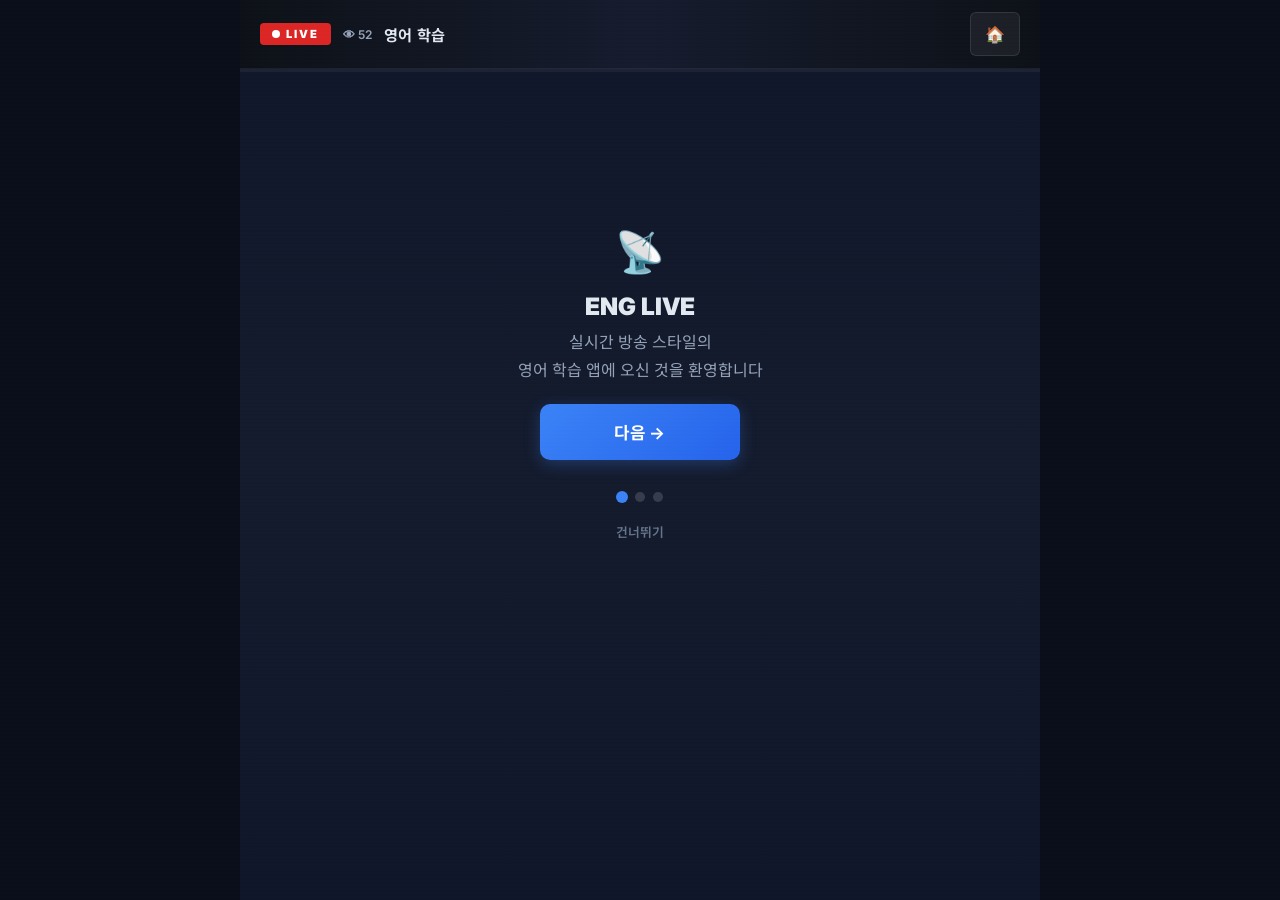
<file: index.html>
<!DOCTYPE html>
<html lang="ko">
<head>
<meta charset="UTF-8">
<meta name="viewport" content="width=device-width, initial-scale=1.0">
<title>ENG LIVE - 영어 학습</title>
<link rel="icon" href="icons/icon.svg" type="image/svg+xml">
<link rel="apple-touch-icon" href="icons/icon-192.png">
<link rel="manifest" href="manifest.json">
<meta name="theme-color" content="#0a0e1a">
<meta name="apple-mobile-web-app-capable" content="yes">
<meta name="apple-mobile-web-app-status-bar-style" content="black-translucent">
<meta name="apple-mobile-web-app-title" content="ENG LIVE">
<meta name="description" content="고등학교 영어 단어, 독해, 번역 학습 앱">
<link rel="stylesheet" href="css/style.css">
<!-- Google AdSense -->
<script async src="https://pagead2.googlesyndication.com/pagead/js/adsbygoogle.js?client=ca-pub-6730377739026332" crossorigin="anonymous"></script>
</head>
<body>

<div class="app-container">
  <!-- Skip Navigation (접근성) -->
  <a href="#main-content" class="skip-nav">본문으로 건너뛰기</a>

  <!-- Top Navigation - Broadcast Bar -->
  <nav class="top-nav" aria-label="메인 네비게이션">
    <button class="nav-back" id="nav-back" onclick="history.back()" style="display:none;" aria-label="뒤로 가기">←</button>
    <span class="live-badge" aria-hidden="true">LIVE</span>
    <span class="nav-title" id="nav-title">ENG LIVE</span>
    <button class="nav-home" onclick="navigate('#home')" aria-label="홈으로 이동">🏠</button>
  </nav>

  <!-- Progress Bar -->
  <div class="progress-bar" role="progressbar" aria-valuenow="0" aria-valuemin="0" aria-valuemax="100" aria-label="학습 진행률">
    <div class="progress-fill" id="progress-fill"></div>
  </div>

  <!-- Main Content -->
  <main class="main-content" id="main-content" aria-live="polite">
    <!-- Rendered by JS -->
  </main>
</div>

<script src="js/progress.js"></script>
<script src="js/app.js"></script>
<script src="js/livechat.js"></script>
<script src="js/vocab.js"></script>
<script src="js/reading.js"></script>
<script src="js/translation.js"></script>
<script>
// Service Worker 등록
if ('serviceWorker' in navigator) {
  window.addEventListener('load', () => {
    navigator.serviceWorker.register('/eng-quiz/sw.js')
      .then(reg => console.log('SW 등록 완료:', reg.scope))
      .catch(err => console.warn('SW 등록 실패:', err));
  });
}
</script>

</body>
</html>
</file>
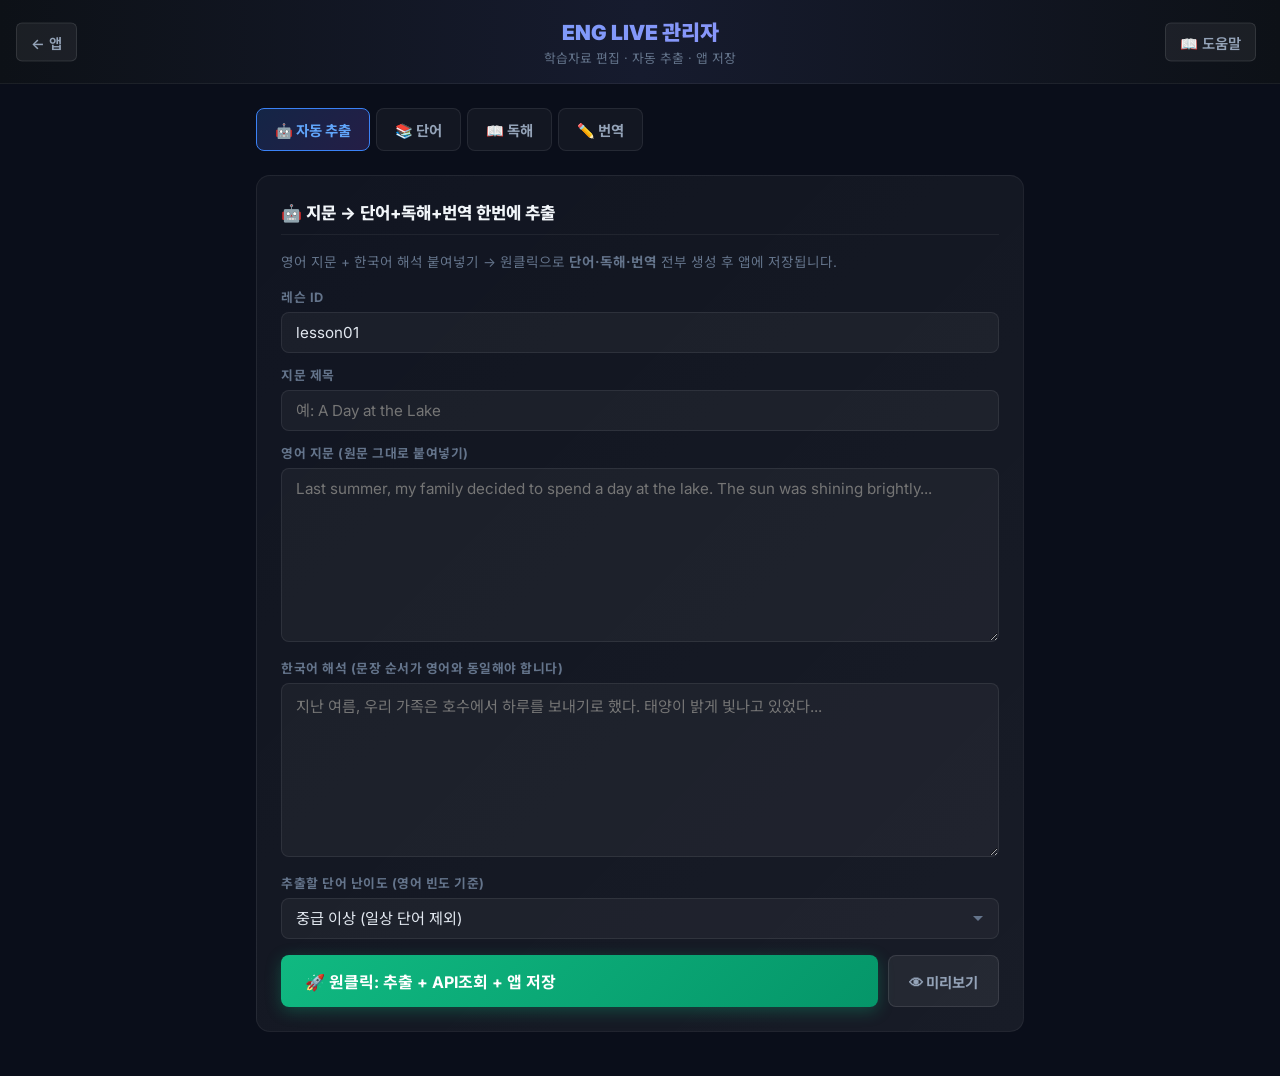
<file: admin.html>
<!DOCTYPE html>
<html lang="ko">
<head>
<meta charset="UTF-8">
<meta name="viewport" content="width=device-width, initial-scale=1.0">
<title>영어 학습 - 관리자</title>
<link href="https://fonts.googleapis.com/css2?family=Noto+Sans+KR:wght@400;600;700;900&family=Inter:wght@400;600;700;900&display=swap" rel="stylesheet">
<style>
* { margin: 0; padding: 0; box-sizing: border-box; }
body {
  font-family: 'Inter', 'Noto Sans KR', sans-serif;
  background: #0a0e1a;
  min-height: 100vh;
  color: #e2e8f0;
}

.admin-header {
  background: linear-gradient(90deg, #0d1117 0%, #161b2e 50%, #0d1117 100%);
  border-bottom: 1px solid rgba(255,255,255,0.06);
  color: #fff;
  padding: 16px 24px;
  text-align: center;
  position: sticky;
  top: 0;
  z-index: 100;
  backdrop-filter: blur(10px);
}
.admin-header h1 {
  font-size: 1.3rem;
  margin-bottom: 2px;
  font-weight: 900;
  background: linear-gradient(135deg, #60a5fa, #a78bfa);
  -webkit-background-clip: text;
  -webkit-text-fill-color: transparent;
}
.admin-header p { font-size: 0.8rem; color: #64748b; }
.admin-header .back-link {
  position: absolute; left: 16px; top: 50%; transform: translateY(-50%);
  color: #94a3b8; text-decoration: none; font-size: 0.9rem; font-weight: 600;
  background: rgba(255,255,255,0.06); border: 1px solid rgba(255,255,255,0.1);
  padding: 8px 14px; border-radius: 6px; transition: all 0.2s;
}
.admin-header .back-link:hover { background: rgba(255,255,255,0.1); color: #fff; }

.admin-container {
  max-width: 800px;
  margin: 0 auto;
  padding: 24px 16px;
}

/* Tabs */
.tabs {
  display: flex;
  gap: 6px;
  margin-bottom: 24px;
  flex-wrap: wrap;
}
.tab-btn {
  padding: 10px 18px;
  border: 1px solid rgba(255,255,255,0.08);
  border-radius: 8px;
  background: rgba(255,255,255,0.04);
  font-size: 0.9rem;
  font-weight: 700;
  cursor: pointer;
  color: #94a3b8;
  transition: all 0.2s;
  font-family: inherit;
}
.tab-btn:hover { border-color: rgba(59,130,246,0.3); color: #e2e8f0; }
.tab-btn.active {
  background: linear-gradient(135deg, rgba(59,130,246,0.2), rgba(139,92,246,0.2));
  color: #60a5fa;
  border-color: #3b82f6;
}

.tab-panel { display: none; }
.tab-panel.active { display: block; }

/* Cards */
.admin-card {
  background: linear-gradient(135deg, rgba(255,255,255,0.03), rgba(255,255,255,0.06));
  border: 1px solid rgba(255,255,255,0.06);
  border-radius: 14px;
  padding: 24px;
  margin-bottom: 20px;
}
.admin-card h3 {
  font-size: 1.05rem;
  color: #f1f5f9;
  margin-bottom: 16px;
  padding-bottom: 10px;
  border-bottom: 1px solid rgba(255,255,255,0.06);
  font-weight: 800;
}

/* Form Elements */
label {
  display: block;
  font-size: 0.8rem;
  font-weight: 700;
  color: #64748b;
  margin-bottom: 6px;
  margin-top: 12px;
  text-transform: uppercase;
  letter-spacing: 0.5px;
}
label:first-child { margin-top: 0; }
input[type="text"], input[type="number"], textarea, select {
  width: 100%;
  padding: 10px 14px;
  border: 1px solid rgba(255,255,255,0.08);
  border-radius: 8px;
  font-size: 0.95rem;
  color: #e2e8f0;
  background: rgba(255,255,255,0.04);
  font-family: inherit;
}
input:focus, textarea:focus, select:focus {
  outline: none;
  border-color: #3b82f6;
  box-shadow: 0 0 0 3px rgba(59,130,246,0.15);
}
textarea { resize: vertical; min-height: 80px; }
select {
  appearance: none;
  background-image: url("data:image/svg+xml,%3Csvg xmlns='http://www.w3.org/2000/svg' width='12' height='12' viewBox='0 0 12 12'%3E%3Cpath fill='%2364748b' d='M6 8L1 3h10z'/%3E%3C/svg%3E");
  background-repeat: no-repeat;
  background-position: right 14px center;
}

/* Buttons */
.btn {
  display: inline-flex;
  align-items: center;
  gap: 6px;
  padding: 10px 20px;
  border: none;
  border-radius: 8px;
  font-size: 0.9rem;
  font-weight: 700;
  cursor: pointer;
  transition: all 0.2s;
  font-family: inherit;
}
.btn:hover { transform: translateY(-1px); opacity: 0.9; }
.btn-purple { background: linear-gradient(135deg, #3b82f6, #2563eb); color: #fff; box-shadow: 0 4px 16px rgba(59,130,246,0.3); }
.btn-green { background: linear-gradient(135deg, #10b981, #059669); color: #fff; box-shadow: 0 4px 16px rgba(16,185,129,0.3); }
.btn-red { background: linear-gradient(135deg, #ef4444, #dc2626); color: #fff; }
.btn-gray { background: rgba(255,255,255,0.06); border: 1px solid rgba(255,255,255,0.1); color: #94a3b8; }

.btn-row {
  display: flex;
  gap: 10px;
  margin-top: 16px;
  flex-wrap: wrap;
}

/* Table */
.vocab-table {
  width: 100%;
  border-collapse: collapse;
  margin-bottom: 12px;
  font-size: 0.85rem;
}
.vocab-table th {
  background: rgba(255,255,255,0.04);
  padding: 10px 8px;
  text-align: left;
  font-weight: 700;
  color: #64748b;
  font-size: 0.75rem;
  text-transform: uppercase;
  letter-spacing: 0.5px;
}
.vocab-table td {
  padding: 8px;
  border-bottom: 1px solid rgba(255,255,255,0.04);
  vertical-align: top;
}
.vocab-table td input {
  width: 100%;
  padding: 6px 8px;
  border: 1px solid rgba(255,255,255,0.08);
  border-radius: 6px;
  font-size: 0.85rem;
  color: #e2e8f0;
  background: rgba(255,255,255,0.04);
}
.vocab-table .row-delete {
  background: none;
  border: none;
  color: #f87171;
  cursor: pointer;
  font-size: 1.2rem;
  padding: 4px;
}

/* Messages */
.msg {
  padding: 12px 16px;
  border-radius: 8px;
  margin-bottom: 16px;
  font-weight: 600;
  display: none;
}
.msg.show { display: block; }
.msg-success { background: rgba(16,185,129,0.15); color: #34d399; border: 1px solid rgba(16,185,129,0.3); }
.msg-error { background: rgba(239,68,68,0.15); color: #f87171; border: 1px solid rgba(239,68,68,0.3); }

/* Question Builder */
.question-block {
  background: rgba(255,255,255,0.02);
  border: 1px solid rgba(255,255,255,0.06);
  border-radius: 12px;
  padding: 16px;
  margin-bottom: 12px;
}
.question-block .q-header {
  display: flex;
  justify-content: space-between;
  align-items: center;
  margin-bottom: 12px;
}
.question-block .q-num {
  font-weight: 700;
  color: #60a5fa;
}

/* CSV Import area */
.csv-area {
  margin-top: 12px;
  padding: 16px;
  background: rgba(245,158,11,0.08);
  border: 1px dashed rgba(245,158,11,0.3);
  border-radius: 12px;
  display: none;
}
.csv-area.show { display: block; }
.csv-area textarea {
  min-height: 120px;
  font-family: monospace;
  font-size: 0.85rem;
}

/* Lookup button */
.btn-lookup {
  background: linear-gradient(135deg, #3b82f6, #2563eb);
  border: none;
  color: #fff;
  cursor: pointer;
  font-size: 1rem;
  padding: 4px 8px;
  border-radius: 6px;
  margin-bottom: 4px;
  transition: all 0.2s;
}
.btn-lookup:hover { opacity: 0.8; }
.btn-lookup.loading {
  opacity: 0.5;
  pointer-events: none;
  animation: pulse 1s infinite;
}
@keyframes pulse { 0%,100%{opacity:0.5} 50%{opacity:0.8} }

/* Batch lookup */
.btn-batch-lookup {
  background: linear-gradient(135deg, #3b82f6, #2563eb);
  color: #fff;
  box-shadow: 0 4px 16px rgba(59,130,246,0.3);
}

/* Responsive */
@media (max-width: 600px) {
  .vocab-table { font-size: 0.75rem; }
  .vocab-table td input { font-size: 0.75rem; padding: 4px 6px; }
  .admin-header .back-link { position: static; transform: none; margin-bottom: 8px; display: inline-block; }
}
</style>
</head>
<body>

<div class="admin-header">
  <a href="index.html" class="back-link">← 앱</a>
  <a href="help.html" class="back-link" style="right:24px;left:auto;">📖 도움말</a>
  <h1>ENG LIVE 관리자</h1>
  <p>학습자료 편집 · 자동 추출 · 앱 저장</p>
</div>

<div class="admin-container">
  <div class="tabs">
    <button class="tab-btn active" onclick="switchTab('extract')">🤖 자동 추출</button>
    <button class="tab-btn" onclick="switchTab('vocab')">📚 단어</button>
    <button class="tab-btn" onclick="switchTab('reading')">📖 독해</button>
    <button class="tab-btn" onclick="switchTab('translation')">✏️ 번역</button>
  </div>

  <div class="msg" id="admin-msg"></div>

  <!-- ===== VOCAB TAB ===== -->
  <div class="tab-panel" id="tab-vocab">
    <div class="admin-card">
      <h3>단어 편집기</h3>
      <label>레슨 ID</label>
      <input type="text" id="vocab-lesson-id" value="lesson01" placeholder="lesson01">

      <div style="overflow-x:auto;margin-top:16px;">
        <table class="vocab-table" id="vocab-table">
          <thead>
            <tr>
              <th>영단어</th>
              <th>발음</th>
              <th>뜻</th>
              <th>예문(영)</th>
              <th>예문(한)</th>
              <th>분류</th>
              <th>난이도</th>
              <th>힌트</th>
              <th></th>
            </tr>
          </thead>
          <tbody id="vocab-tbody"></tbody>
        </table>
      </div>

      <div class="btn-row">
        <button class="btn btn-green" onclick="vocabAddRow()">+ 단어 추가</button>
        <button class="btn btn-batch-lookup" onclick="batchLookup()">🔍 전체 자동 조회</button>
        <button class="btn btn-gray" onclick="toggleCSVArea()">📋 CSV 가져오기</button>
      </div>

      <div class="csv-area" id="csv-area">
        <label>CSV 형식: 영단어, 발음, 뜻, 예문(영), 예문(한), 분류, 난이도, 힌트</label>
        <textarea id="csv-input" placeholder="chest,[tʃest],가슴,The water was high.,호수의 물이 높았다.,body,1,It rhymes with best."></textarea>
        <div class="btn-row">
          <button class="btn btn-green" onclick="importCSV()">가져오기</button>
        </div>
      </div>
    </div>

    <div class="btn-row">
      <button class="btn btn-green" onclick="saveVocabToApp()">🚀 앱에 바로 저장</button>
      <button class="btn btn-purple" onclick="exportVocab()">💾 JSON 다운로드</button>
      <button class="btn btn-gray" onclick="importVocabJSON()">📂 JSON 불러오기</button>
      <input type="file" id="vocab-file-input" accept=".json" style="display:none;" onchange="loadVocabFile(event)">
    </div>
  </div>

  <!-- ===== READING TAB ===== -->
  <div class="tab-panel" id="tab-reading">
    <div class="admin-card">
      <h3>독해 편집기</h3>
      <label>레슨 ID</label>
      <input type="text" id="reading-lesson-id" value="lesson01">

      <div id="reading-passages-list"></div>

      <div class="btn-row">
        <button class="btn btn-green" onclick="readingAddPassage()">+ 지문 추가</button>
      </div>
    </div>

    <div class="btn-row">
      <button class="btn btn-green" onclick="saveReadingToApp()">🚀 앱에 바로 저장</button>
      <button class="btn btn-purple" onclick="exportReading()">💾 JSON 다운로드</button>
      <button class="btn btn-gray" onclick="importReadingJSON()">📂 JSON 불러오기</button>
      <input type="file" id="reading-file-input" accept=".json" style="display:none;" onchange="loadReadingFile(event)">
    </div>
  </div>

  <!-- ===== TRANSLATION TAB ===== -->
  <div class="tab-panel" id="tab-translation">
    <div class="admin-card">
      <h3>번역 편집기</h3>
      <label>레슨 ID</label>
      <input type="text" id="trans-lesson-id" value="lesson01">

      <div id="trans-exercises-list"></div>

      <div class="btn-row">
        <button class="btn btn-green" onclick="transAddExercise()">+ 문장 추가</button>
      </div>
    </div>

    <div class="btn-row">
      <button class="btn btn-green" onclick="saveTransToApp()">🚀 앱에 바로 저장</button>
      <button class="btn btn-purple" onclick="exportTranslation()">💾 JSON 다운로드</button>
      <button class="btn btn-gray" onclick="importTransJSON()">📂 JSON 불러오기</button>
      <input type="file" id="trans-file-input" accept=".json" style="display:none;" onchange="loadTransFile(event)">
    </div>
  </div>

  <!-- ===== AUTO EXTRACT TAB ===== -->
  <div class="tab-panel active" id="tab-extract">
    <div class="admin-card">
      <h3>🤖 지문 → 단어+독해+번역 한번에 추출</h3>
      <p style="color:#64748b;font-size:0.85rem;margin-bottom:16px;">
        영어 지문 + 한국어 해석 붙여넣기 → 원클릭으로 <strong>단어·독해·번역</strong> 전부 생성 후 앱에 저장됩니다.
      </p>

      <label>레슨 ID</label>
      <input type="text" id="extract-lesson-id" value="lesson01">

      <label>지문 제목</label>
      <input type="text" id="extract-title" placeholder="예: A Day at the Lake">

      <label>영어 지문 (원문 그대로 붙여넣기)</label>
      <textarea id="extract-en" rows="8" placeholder="Last summer, my family decided to spend a day at the lake. The sun was shining brightly..."></textarea>

      <label>한국어 해석 (문장 순서가 영어와 동일해야 합니다)</label>
      <textarea id="extract-kr" rows="8" placeholder="지난 여름, 우리 가족은 호수에서 하루를 보내기로 했다. 태양이 밝게 빛나고 있었다..."></textarea>

      <label>추출할 단어 난이도 (영어 빈도 기준)</label>
      <select id="extract-difficulty">
        <option value="all">모든 단어 추출</option>
        <option value="medium" selected>중급 이상 (일상 단어 제외)</option>
        <option value="hard">고급만 (어려운 단어만)</option>
      </select>

      <div class="btn-row">
        <button class="btn btn-green" onclick="oneClickExtractAndSave()" style="flex:1;font-size:1rem;padding:14px 24px;">
          🚀 원클릭: 추출 + API조회 + 앱 저장
        </button>
        <button class="btn btn-gray" onclick="runExtract()" title="미리보기만 (저장 안 함)">
          👁 미리보기
        </button>
      </div>
    </div>

    <!-- Extract Results -->
    <div id="extract-results" style="display:none;">
      <div class="admin-card">
        <h3>📊 추출 결과</h3>
        <div id="extract-summary" style="margin-bottom:16px;color:#e2e8f0;"></div>

        <div style="margin-bottom:20px;">
          <h4 style="font-size:0.95rem;color:#f1f5f9;margin-bottom:8px;">📚 추출된 단어</h4>
          <div id="extract-words-preview" style="max-height:300px;overflow-y:auto;"></div>
        </div>

        <div style="margin-bottom:20px;">
          <h4 style="font-size:0.95rem;color:#f1f5f9;margin-bottom:8px;">✏️ 추출된 번역 문장</h4>
          <div id="extract-trans-preview" style="max-height:300px;overflow-y:auto;"></div>
        </div>

        <div class="btn-row">
          <button class="btn btn-green" onclick="saveAllExtractedToApp()" style="flex:1;">🚀 전체 앱에 저장</button>
          <button class="btn btn-gray" onclick="downloadAllExtracted()">💾 JSON 백업</button>
        </div>
        <details style="margin-top:12px;">
          <summary style="color:#64748b;font-size:0.8rem;cursor:pointer;font-weight:600;">개별 탭에 적용 (고급)</summary>
          <div class="btn-row" style="margin-top:8px;">
            <button class="btn btn-gray" onclick="applyExtractToVocab()">📚 단어탭</button>
            <button class="btn btn-gray" onclick="applyExtractToReading()">📖 독해탭</button>
            <button class="btn btn-gray" onclick="applyExtractToTrans()">✏️ 번역탭</button>
          </div>
        </details>
      </div>
    </div>
  </div>
</div>

<script>
/* ===== Admin Password Gate (JSON import only) ===== */
const ADMIN_HASH = 'f39f103f8de65194c99b69371b575f192d66e6bb269bd753b803a93e2a072f2c';
let adminUnlocked = false;

async function sha256(text) {
  const buf = await crypto.subtle.digest('SHA-256', new TextEncoder().encode(text));
  return Array.from(new Uint8Array(buf)).map(b => b.toString(16).padStart(2, '0')).join('');
}

async function requireAdmin(callback) {
  if (adminUnlocked) { callback(); return; }
  const pw = prompt('관리자 비밀번호를 입력하세요:');
  if (!pw) return;
  const hash = await sha256(pw);
  if (hash === ADMIN_HASH) {
    adminUnlocked = true;
    showMsg('관리자 인증 완료!', 'success');
    callback();
  } else {
    showMsg('비밀번호가 틀렸습니다.', 'error');
  }
}

/* ===== Tab Navigation ===== */
function switchTab(tab) {
  const tabs = ['extract','vocab','reading','translation'];
  document.querySelectorAll('.tab-btn').forEach((b, i) => {
    b.classList.toggle('active', tabs[i] === tab);
  });
  document.querySelectorAll('.tab-panel').forEach(p => p.classList.remove('active'));
  document.getElementById('tab-' + tab).classList.add('active');
}

function showMsg(text, type) {
  const el = document.getElementById('admin-msg');
  el.textContent = text;
  el.className = `msg show msg-${type}`;
  setTimeout(() => el.classList.remove('show'), 3000);
}

/* ===== VOCAB EDITOR ===== */
function vocabAddRow(data) {
  const tbody = document.getElementById('vocab-tbody');
  const row = document.createElement('tr');
  const d = data || {};
  row.innerHTML = `
    <td><input type="text" value="${esc(d.word||'')}" data-field="word"></td>
    <td><input type="text" value="${esc(d.pron||'')}" data-field="pron"></td>
    <td><input type="text" value="${esc(d.meaning||'')}" data-field="meaning"></td>
    <td><input type="text" value="${esc(d.exEn||'')}" data-field="exEn"></td>
    <td><input type="text" value="${esc(d.exKr||'')}" data-field="exKr"></td>
    <td><input type="text" value="${esc(d.category||'')}" data-field="category" style="width:60px"></td>
    <td><input type="number" value="${d.difficulty||1}" data-field="difficulty" min="1" max="3" style="width:50px"></td>
    <td><input type="text" value="${esc(d.hint||'')}" data-field="hint"></td>
    <td>
      <button class="btn-lookup" onclick="autoLookup(this.closest('tr'))" title="자동 조회">🔍</button>
      <button class="row-delete" onclick="this.closest('tr').remove()">✕</button>
    </td>
  `;
  tbody.appendChild(row);
}

function esc(s) { return String(s).replace(/"/g, '&quot;'); }

function getVocabData() {
  const rows = document.querySelectorAll('#vocab-tbody tr');
  const words = [];
  let valid = true;

  rows.forEach(row => {
    const w = {};
    row.querySelectorAll('input').forEach(inp => {
      const f = inp.dataset.field;
      if (f) {
        if (f === 'difficulty') w[f] = parseInt(inp.value) || 1;
        else w[f] = inp.value.trim();
      }
    });

    if (!w.word || !w.meaning) {
      valid = false;
      return;
    }
    words.push(w);
  });

  if (!valid) {
    showMsg('영단어와 뜻은 필수입니다.', 'error');
    return null;
  }
  return words;
}

function exportVocab() {
  const words = getVocabData();
  if (!words) return;
  if (words.length === 0) { showMsg('단어를 추가하세요.', 'error'); return; }

  const json = {
    lessonId: document.getElementById('vocab-lesson-id').value.trim() || 'lesson01',
    words: words
  };
  downloadJSON(json, `vocab_${json.lessonId}.json`);
  showMsg(`${words.length}개 단어 JSON 다운로드 완료!`, 'success');
}

function importVocabJSON() {
  requireAdmin(() => document.getElementById('vocab-file-input').click());
}

function loadVocabFile(event) {
  const file = event.target.files[0];
  if (!file) return;
  const reader = new FileReader();
  reader.onload = (e) => {
    try {
      const data = JSON.parse(e.target.result);
      document.getElementById('vocab-lesson-id').value = data.lessonId || '';
      document.getElementById('vocab-tbody').innerHTML = '';
      (data.words || []).forEach(w => vocabAddRow(w));
      showMsg(`${data.words?.length || 0}개 단어 불러오기 완료!`, 'success');
    } catch { showMsg('잘못된 JSON 파일입니다.', 'error'); }
  };
  reader.readAsText(file);
  event.target.value = '';
}

function toggleCSVArea() {
  document.getElementById('csv-area').classList.toggle('show');
}

function importCSV() {
  if (!adminUnlocked) { requireAdmin(() => importCSV()); return; }
  const text = document.getElementById('csv-input').value.trim();
  if (!text) return;

  const lines = text.split('\n').filter(l => l.trim());
  let count = 0;
  lines.forEach(line => {
    const parts = line.split(',').map(s => s.trim());
    if (parts.length >= 3) {
      vocabAddRow({
        word: parts[0], pron: parts[1] || '', meaning: parts[2] || '',
        exEn: parts[3] || '', exKr: parts[4] || '',
        category: parts[5] || '', difficulty: parseInt(parts[6]) || 1,
        hint: parts[7] || ''
      });
      count++;
    }
  });
  showMsg(`CSV에서 ${count}개 단어 추가됨!`, 'success');
  document.getElementById('csv-input').value = '';
}

/* ===== READING EDITOR ===== */
let readingPassages = [];

function readingAddPassage(data) {
  const p = data || { id: 'r' + String(readingPassages.length + 1).padStart(2,'0'), title: '', text: '', highlightWords: [], questions: [] };
  readingPassages.push(p);
  renderReadingPassages();
}

function renderReadingPassages() {
  const container = document.getElementById('reading-passages-list');
  container.innerHTML = readingPassages.map((p, i) => `
    <div class="question-block" style="margin-top:16px;">
      <div class="q-header">
        <span class="q-num">지문 ${i + 1}</span>
        <button class="btn btn-red" style="padding:4px 10px;font-size:0.8rem;" onclick="readingRemovePassage(${i})">삭제</button>
      </div>
      <label>지문 ID</label>
      <input type="text" value="${esc(p.id)}" onchange="readingPassages[${i}].id=this.value">
      <label>제목</label>
      <input type="text" value="${esc(p.title)}" onchange="readingPassages[${i}].title=this.value">
      <label>본문 (줄바꿈으로 문단 구분)</label>
      <textarea rows="6" onchange="readingPassages[${i}].text=this.value">${esc(p.text)}</textarea>
      <label>하이라이트 단어 (쉼표로 구분)</label>
      <input type="text" value="${p.highlightWords?.join(', ')||''}" onchange="readingPassages[${i}].highlightWords=this.value.split(',').map(s=>s.trim()).filter(Boolean)">

      <div style="margin-top:12px;">
        <strong style="font-size:0.9rem;color:#e2e8f0;">문제 목록</strong>
        <div id="reading-questions-${i}">${renderReadingQuestions(i)}</div>
        <button class="btn btn-green" style="margin-top:8px;padding:6px 14px;font-size:0.85rem;" onclick="readingAddQuestion(${i},'mcq')">+ 객관식</button>
        <button class="btn btn-green" style="margin-top:8px;padding:6px 14px;font-size:0.85rem;" onclick="readingAddQuestion(${i},'short')">+ 주관식</button>
      </div>
    </div>
  `).join('');
}

function renderReadingQuestions(pi) {
  const questions = readingPassages[pi].questions || [];
  return questions.map((q, qi) => {
    if (q.type === 'mcq') {
      return `
        <div style="background:rgba(255,255,255,0.03);border:1px solid rgba(255,255,255,0.08);border-radius:8px;padding:12px;margin-top:8px;">
          <div style="display:flex;justify-content:space-between;align-items:center;">
            <span style="font-size:0.8rem;color:#60a5fa;font-weight:700;">객관식 ${qi+1}</span>
            <button class="row-delete" onclick="readingRemoveQ(${pi},${qi})">✕</button>
          </div>
          <label>질문 (영어)</label>
          <input type="text" value="${esc(q.question)}" onchange="readingPassages[${pi}].questions[${qi}].question=this.value">
          <label>질문 (한국어)</label>
          <input type="text" value="${esc(q.questionKr)}" onchange="readingPassages[${pi}].questions[${qi}].questionKr=this.value">
          <label>보기 (4개, 쉼표로 구분)</label>
          <input type="text" value="${(q.options||[]).join(', ')}" onchange="readingPassages[${pi}].questions[${qi}].options=this.value.split(',').map(s=>s.trim())">
          <label>정답 번호 (0부터 시작)</label>
          <input type="number" value="${q.answer||0}" min="0" max="3" onchange="readingPassages[${pi}].questions[${qi}].answer=parseInt(this.value)">
        </div>`;
    } else {
      return `
        <div style="background:rgba(255,255,255,0.03);border:1px solid rgba(255,255,255,0.08);border-radius:8px;padding:12px;margin-top:8px;">
          <div style="display:flex;justify-content:space-between;align-items:center;">
            <span style="font-size:0.8rem;color:#10b981;font-weight:700;">주관식 ${qi+1}</span>
            <button class="row-delete" onclick="readingRemoveQ(${pi},${qi})">✕</button>
          </div>
          <label>질문 (영어)</label>
          <input type="text" value="${esc(q.question)}" onchange="readingPassages[${pi}].questions[${qi}].question=this.value">
          <label>질문 (한국어)</label>
          <input type="text" value="${esc(q.questionKr||'')}" onchange="readingPassages[${pi}].questions[${qi}].questionKr=this.value">
          <label>허용 답안 (쉼표로 구분)</label>
          <input type="text" value="${(q.acceptableAnswers||[]).join(', ')}" onchange="readingPassages[${pi}].questions[${qi}].acceptableAnswers=this.value.split(',').map(s=>s.trim())">
          <label>모범 답안</label>
          <input type="text" value="${esc(q.sampleAnswer||'')}" onchange="readingPassages[${pi}].questions[${qi}].sampleAnswer=this.value">
        </div>`;
    }
  }).join('');
}

function readingAddQuestion(pi, type) {
  if (!readingPassages[pi].questions) readingPassages[pi].questions = [];
  if (type === 'mcq') {
    readingPassages[pi].questions.push({ type:'mcq', question:'', questionKr:'', options:['','','',''], answer:0 });
  } else {
    readingPassages[pi].questions.push({ type:'short', question:'', questionKr:'', acceptableAnswers:[], sampleAnswer:'' });
  }
  renderReadingPassages();
}

function readingRemoveQ(pi, qi) {
  readingPassages[pi].questions.splice(qi, 1);
  renderReadingPassages();
}

function readingRemovePassage(i) {
  readingPassages.splice(i, 1);
  renderReadingPassages();
}

function exportReading() {
  if (readingPassages.length === 0) { showMsg('지문을 추가하세요.', 'error'); return; }
  // Validate
  for (const p of readingPassages) {
    if (!p.title || !p.text) { showMsg('지문 제목과 본문은 필수입니다.', 'error'); return; }
  }
  const json = {
    lessonId: document.getElementById('reading-lesson-id').value.trim() || 'lesson01',
    passages: readingPassages
  };
  downloadJSON(json, `reading_${json.lessonId}.json`);
  showMsg(`${readingPassages.length}개 지문 JSON 다운로드 완료!`, 'success');
}

function importReadingJSON() {
  requireAdmin(() => document.getElementById('reading-file-input').click());
}

function loadReadingFile(event) {
  const file = event.target.files[0];
  if (!file) return;
  const reader = new FileReader();
  reader.onload = (e) => {
    try {
      const data = JSON.parse(e.target.result);
      document.getElementById('reading-lesson-id').value = data.lessonId || '';
      readingPassages = data.passages || [];
      renderReadingPassages();
      showMsg(`${readingPassages.length}개 지문 불러오기 완료!`, 'success');
    } catch { showMsg('잘못된 JSON 파일입니다.', 'error'); }
  };
  reader.readAsText(file);
  event.target.value = '';
}

/* ===== TRANSLATION EDITOR ===== */
let transExercises = [];

function transAddExercise(data) {
  const ex = data || { id: 't' + String(transExercises.length+1).padStart(2,'0'), direction:'kr2en', source:'', acceptableAnswers:[], keyWords:[], hints:['','',''], difficulty:1 };
  transExercises.push(ex);
  renderTransExercises();
}

function renderTransExercises() {
  const container = document.getElementById('trans-exercises-list');
  container.innerHTML = transExercises.map((ex, i) => `
    <div class="question-block" style="margin-top:16px;">
      <div class="q-header">
        <span class="q-num">문장 ${i+1}</span>
        <button class="btn btn-red" style="padding:4px 10px;font-size:0.8rem;" onclick="transRemoveExercise(${i})">삭제</button>
      </div>
      <label>ID</label>
      <input type="text" value="${esc(ex.id)}" onchange="transExercises[${i}].id=this.value">
      <label>방향</label>
      <select onchange="transExercises[${i}].direction=this.value">
        <option value="kr2en" ${ex.direction==='kr2en'?'selected':''}>한국어 → English</option>
        <option value="en2kr" ${ex.direction==='en2kr'?'selected':''}>English → 한국어</option>
      </select>
      <label>원문</label>
      <textarea rows="2" onchange="transExercises[${i}].source=this.value">${esc(ex.source)}</textarea>
      <label>모범 답안 (줄바꿈으로 구분, 여러 개 가능)</label>
      <textarea rows="3" onchange="transExercises[${i}].acceptableAnswers=this.value.split('\\n').map(s=>s.trim()).filter(Boolean)">${(ex.acceptableAnswers||[]).join('\n')}</textarea>
      <label>핵심 키워드 (쉼표로 구분)</label>
      <input type="text" value="${(ex.keyWords||[]).join(', ')}" onchange="transExercises[${i}].keyWords=this.value.split(',').map(s=>s.trim()).filter(Boolean)">
      <label>힌트 1</label>
      <input type="text" value="${esc((ex.hints||[])[0]||'')}" onchange="if(!transExercises[${i}].hints)transExercises[${i}].hints=[];transExercises[${i}].hints[0]=this.value">
      <label>힌트 2</label>
      <input type="text" value="${esc((ex.hints||[])[1]||'')}" onchange="if(!transExercises[${i}].hints)transExercises[${i}].hints=[];transExercises[${i}].hints[1]=this.value">
      <label>힌트 3</label>
      <input type="text" value="${esc((ex.hints||[])[2]||'')}" onchange="if(!transExercises[${i}].hints)transExercises[${i}].hints=[];transExercises[${i}].hints[2]=this.value">
      <label>난이도 (1~3)</label>
      <input type="number" value="${ex.difficulty||1}" min="1" max="3" onchange="transExercises[${i}].difficulty=parseInt(this.value)">
    </div>
  `).join('');
}

function transRemoveExercise(i) {
  transExercises.splice(i, 1);
  renderTransExercises();
}

function exportTranslation() {
  if (transExercises.length === 0) { showMsg('문장을 추가하세요.', 'error'); return; }
  for (const ex of transExercises) {
    if (!ex.source) { showMsg('원문은 필수입니다.', 'error'); return; }
  }
  // Clean empty hints
  transExercises.forEach(ex => {
    ex.hints = (ex.hints || []).filter(h => h.trim());
  });
  const json = {
    lessonId: document.getElementById('trans-lesson-id').value.trim() || 'lesson01',
    exercises: transExercises
  };
  downloadJSON(json, `translation_${json.lessonId}.json`);
  showMsg(`${transExercises.length}개 문장 JSON 다운로드 완료!`, 'success');
}

function importTransJSON() {
  requireAdmin(() => document.getElementById('trans-file-input').click());
}

function loadTransFile(event) {
  const file = event.target.files[0];
  if (!file) return;
  const reader = new FileReader();
  reader.onload = (e) => {
    try {
      const data = JSON.parse(e.target.result);
      document.getElementById('trans-lesson-id').value = data.lessonId || '';
      transExercises = data.exercises || [];
      renderTransExercises();
      showMsg(`${transExercises.length}개 문장 불러오기 완료!`, 'success');
    } catch { showMsg('잘못된 JSON 파일입니다.', 'error'); }
  };
  reader.readAsText(file);
  event.target.value = '';
}

/* ===== Utility ===== */
function downloadJSON(data, filename) {
  const blob = new Blob([JSON.stringify(data, null, 2)], { type: 'application/json' });
  const url = URL.createObjectURL(blob);
  const a = document.createElement('a');
  a.href = url;
  a.download = filename;
  a.click();
  URL.revokeObjectURL(url);
}

/* ===== SAVE TO APP (localStorage) ===== */
const CONTENT_KEY = 'engquiz_content';

function getContentStore() {
  try {
    const raw = localStorage.getItem(CONTENT_KEY);
    return raw ? JSON.parse(raw) : {};
  } catch { return {}; }
}

function saveToContentStore(type, lessonId, data) {
  const store = getContentStore();
  if (type === 'lessons') {
    store.lessons = data;
  } else {
    if (!store[type]) store[type] = {};
    store[type][lessonId] = data;
  }
  localStorage.setItem(CONTENT_KEY, JSON.stringify(store));
}

function ensureLessonExists(lessonId) {
  const store = getContentStore();
  const lessons = store.lessons || [];
  if (!lessons.find(l => l.id === lessonId)) {
    lessons.push({
      id: lessonId,
      title: lessonId,
      description: '',
      modules: {
        vocab: `data/vocab/${lessonId}.json`,
        reading: `data/reading/${lessonId}.json`,
        translation: `data/translation/${lessonId}.json`
      }
    });
    saveToContentStore('lessons', null, lessons);
  }
}

function saveVocabToApp() {
  const words = getVocabData();
  if (!words || words.length === 0) { showMsg('저장할 단어가 없습니다.', 'error'); return; }
  const lessonId = document.getElementById('vocab-lesson-id').value.trim() || 'lesson01';
  const json = { lessonId, words };
  ensureLessonExists(lessonId);
  saveToContentStore('vocab', lessonId, json);
  showMsg(`✅ ${words.length}개 단어가 앱에 저장되었습니다! 앱을 새로고침하면 반영됩니다.`, 'success');
}

function saveReadingToApp() {
  if (readingPassages.length === 0) { showMsg('저장할 지문이 없습니다.', 'error'); return; }
  for (const p of readingPassages) {
    if (!p.title || !p.text) { showMsg('지문 제목과 본문은 필수입니다.', 'error'); return; }
  }
  const lessonId = document.getElementById('reading-lesson-id').value.trim() || 'lesson01';
  const json = { lessonId, passages: readingPassages };
  ensureLessonExists(lessonId);
  saveToContentStore('reading', lessonId, json);
  showMsg(`✅ ${readingPassages.length}개 지문이 앱에 저장되었습니다!`, 'success');
}

function saveTransToApp() {
  if (transExercises.length === 0) { showMsg('저장할 문장이 없습니다.', 'error'); return; }
  for (const ex of transExercises) {
    if (!ex.source) { showMsg('원문은 필수입니다.', 'error'); return; }
  }
  transExercises.forEach(ex => { ex.hints = (ex.hints || []).filter(h => h && h.trim()); });
  const lessonId = document.getElementById('trans-lesson-id').value.trim() || 'lesson01';
  const json = { lessonId, exercises: transExercises };
  ensureLessonExists(lessonId);
  saveToContentStore('translation', lessonId, json);
  showMsg(`✅ ${transExercises.length}개 문장이 앱에 저장되었습니다!`, 'success');
}

/* ===== AUTO EXTRACT ENGINE ===== */

// Common English words to skip (top ~300 frequency words)
const COMMON_WORDS = new Set([
  'the','a','an','is','am','are','was','were','be','been','being','have','has','had',
  'do','does','did','will','would','shall','should','can','could','may','might','must',
  'i','you','he','she','it','we','they','me','him','her','us','them','my','your','his',
  'its','our','their','mine','yours','hers','ours','theirs','this','that','these','those',
  'who','whom','which','what','whose','where','when','how','why','if','then','than',
  'and','or','but','not','no','nor','so','for','yet','both','either','neither',
  'in','on','at','to','from','by','with','about','of','up','out','off','over','under',
  'into','through','between','after','before','during','since','until','against','along',
  'above','below','around','behind','beside','beyond','near','among','across','toward',
  'all','each','every','some','any','few','many','much','more','most','other','another',
  'such','no','only','own','same','very','just','also','too','as','well','even','still',
  'already','ever','never','always','often','sometimes','usually','here','there','now',
  'again','once','back','away','down','really','quite','rather','almost','enough',
  'go','went','gone','come','came','get','got','make','made','take','took','taken',
  'give','gave','given','say','said','tell','told','see','saw','seen','know','knew','known',
  'think','thought','find','found','want','need','use','used','try','tried','ask','asked',
  'work','worked','call','called','put','keep','kept','let','begin','began','seem',
  'help','show','showed','hear','heard','play','run','ran','move','live','believe',
  'bring','brought','happen','write','wrote','written','sit','sat','stand','stood',
  'lose','lost','pay','paid','meet','met','include','continue','set','learn','change',
  'lead','led','understand','understood','watch','follow','stop','create','speak','spoke',
  'read','allow','add','spend','spent','grow','grew','open','walk','win','won','teach',
  'taught','offer','remember','love','consider','appear','buy','bought','wait','serve',
  'die','died','send','sent','expect','build','built','stay','fall','fell','cut','reach',
  'kill','remain','suggest','raise','pass','sell','sold','require','report','decide',
  'pull','develop','eat','ate','eaten','look','looked','turn','turned','become','became',
  'leave','left','feel','felt','hold','held','carry','carried','like','liked',
  'man','men','woman','women','child','children','people','person','thing','time','year',
  'day','way','world','life','hand','part','place','case','week','company','system',
  'program','question','government','number','night','point','home','water','room',
  'mother','father','area','money','story','fact','month','lot','right','study','book',
  'eye','job','word','business','issue','side','kind','head','house','service','friend',
  'power','hour','game','line','end','member','city','school','family','student','class',
  'group','country','problem','door','old','new','last','long','great','little','big',
  'small','large','high','low','young','different','good','bad','important','first',
  'next','early','late','hard','real','best','better','able','true','possible','whole',
  'sure','right','left','second','third','ago','today','away','far','else','too',
  'boy','girl','car','food','morning','two','three','four','five','six','seven',
  'eight','nine','ten','hundred','thousand','million','one','while','because','though',
  'although','however','therefore','it\'s','don\'t','didn\'t','doesn\'t','can\'t','won\'t',
  'couldn\'t','wouldn\'t','shouldn\'t','isn\'t','aren\'t','wasn\'t','weren\'t','i\'m',
  'i\'ve','i\'ll','he\'s','she\'s','we\'re','they\'re','that\'s','there\'s','what\'s',
  'outside','inside','hot','cold','got','been','being','went','going','everything',
  'something','nothing','anything','someone','everyone','tree','sun','lake','feet','tall'
]);

let extractedData = { words: [], sentences: [], passage: null };

function splitSentences(text) {
  // Split by sentence-ending punctuation, keeping the punctuation
  return text
    .replace(/\n+/g, ' ')
    .split(/(?<=[.!?])\s+/)
    .map(s => s.trim())
    .filter(s => s.length > 5);
}

/* ===== Lemmatizer (동사 원형 변환) ===== */
const IRREGULAR_VERBS = {
  'becomes':'become','became':'become','becoming':'become',
  'comes':'come','came':'come','coming':'come',
  'does':'do','did':'do','doing':'do','done':'do',
  'goes':'go','went':'go','going':'go','gone':'go',
  'has':'have','had':'have','having':'have',
  'is':'be','am':'be','are':'be','was':'be','were':'be','been':'be','being':'be',
  'gets':'get','got':'get','getting':'get','gotten':'get',
  'makes':'make','made':'make','making':'make',
  'takes':'take','took':'take','taking':'take','taken':'take',
  'gives':'give','gave':'give','giving':'give','given':'give',
  'knows':'know','knew':'know','known':'know',
  'thinks':'think','thought':'think',
  'says':'say','said':'say','saying':'say',
  'tells':'tell','told':'tell',
  'finds':'find','found':'find',
  'puts':'put','putting':'put',
  'runs':'run','ran':'run','running':'run',
  'sees':'see','saw':'see','seen':'see',
  'feels':'feel','felt':'feel',
  'leaves':'leave','left':'leave',
  'keeps':'keep','kept':'keep',
  'begins':'begin','began':'begin','begun':'begin','beginning':'begin',
  'shows':'show','showed':'show','shown':'show',
  'stands':'stand','stood':'stand',
  'brings':'bring','brought':'bring',
  'holds':'hold','held':'hold',
  'writes':'write','wrote':'write','written':'write','writing':'write',
  'reads':'read',
  'speaks':'speak','spoke':'speak','spoken':'speak',
  'grows':'grow','grew':'grow','grown':'grow',
  'leads':'lead','led':'lead',
  'lives':'live','lived':'live','living':'live',
  'sits':'sit','sat':'sit','sitting':'sit',
  'loses':'lose','lost':'lose','losing':'lose',
  'pays':'pay','paid':'pay',
  'meets':'meet','met':'meet',
  'builds':'build','built':'build',
  'sends':'send','sent':'send',
  'falls':'fall','fell':'fall','fallen':'fall',
  'cuts':'cut','cutting':'cut',
  'reaches':'reach','reached':'reach',
  'stays':'stay','stayed':'stay',
  'believes':'believe','believed':'believe',
  'provides':'provide','provided':'provide',
  'happens':'happen','happened':'happen',
  'carries':'carry','carried':'carry',
  'tries':'try','tried':'try',
  'studies':'study','studied':'study',
  'dies':'die','died':'die','dying':'die',
  'lies':'lie','lied':'lie','lying':'lie','lay':'lie',
  'flies':'fly','flew':'fly','flown':'fly',
  'children':'child','men':'man','women':'woman','teeth':'tooth','feet':'foot','mice':'mouse',
  'people':'person','leaves':'leaf','lives':'life','selves':'self','halves':'half',
};

function lemmatize(word) {
  const w = word.toLowerCase();
  // Check irregular verbs/nouns first
  if (IRREGULAR_VERBS[w]) return IRREGULAR_VERBS[w];
  // Already a base form (short words)
  if (w.length <= 3) return w;
  // -ies → -y (carries → carry)
  if (w.endsWith('ies') && w.length > 4) return w.slice(0, -3) + 'y';
  // -ied → -y (studied → study)
  if (w.endsWith('ied') && w.length > 4) return w.slice(0, -3) + 'y';
  // -ying → -y (dying → die) — skip, too error-prone
  // -ves → -fe/-f (lives → life) — handled in irregulars
  // -ing (running → run, making → make, walking → walk)
  if (w.endsWith('ing') && w.length > 5) {
    const stem = w.slice(0, -3);
    // double consonant: running → run
    if (stem.length >= 3 && stem[stem.length-1] === stem[stem.length-2]) return stem.slice(0, -1);
    // consonant + e removed: making → make
    if (/[^aeiou]$/.test(stem)) {
      const withE = stem + 'e';
      // Simple heuristic: if stem+e looks reasonable
      return withE;
    }
    return stem;
  }
  // -ed (walked → walk, hoped → hope, stopped → stop)
  if (w.endsWith('ed') && w.length > 4) {
    const stem = w.slice(0, -2);
    // double consonant: stopped → stop
    if (stem.length >= 3 && stem[stem.length-1] === stem[stem.length-2]) return stem.slice(0, -1);
    // -ed after consonant: walked → walk
    if (/[^aeiou]$/.test(stem) && !/[aeiou]/.test(stem.slice(-2, -1))) return stem;
    // consonant + e removed: hoped → hope → hope (just stem+e not needed, stem is "hop")
    const withD = w.slice(0, -1); // remove just 'd' → "hope"
    if (withD.endsWith('e')) return withD;
    return stem;
  }
  // -es (reaches → reach, passes → pass, goes → go)
  if (w.endsWith('es') && w.length > 4) {
    if (w.endsWith('ches') || w.endsWith('shes') || w.endsWith('sses') || w.endsWith('xes') || w.endsWith('zes')) {
      return w.slice(0, -2);
    }
  }
  // -s (walks → walk)
  if (w.endsWith('s') && !w.endsWith('ss') && w.length > 3) {
    return w.slice(0, -1);
  }
  return w;
}

function extractWords(text, difficulty) {
  // Get all unique words, lemmatized to base form
  const words = text
    .toLowerCase()
    .replace(/[^a-z'\-\s]/g, ' ')
    .split(/\s+/)
    .filter(w => w.length >= 3 && /^[a-z]/.test(w))
    .map(w => lemmatize(w));

  const unique = [...new Set(words)];

  let filtered;
  if (difficulty === 'all') {
    filtered = unique.filter(w => w.length >= 3);
  } else if (difficulty === 'hard') {
    filtered = unique.filter(w => !COMMON_WORDS.has(w) && w.length >= 5);
  } else {
    // medium - exclude common words
    filtered = unique.filter(w => !COMMON_WORDS.has(w) && w.length >= 4);
  }

  return filtered.sort();
}

function findSentenceFor(word, sentences) {
  const re = new RegExp('\\b' + word + '\\w*\\b', 'i');
  return sentences.find(s => re.test(s)) || '';
}

function runExtract() {
  const enText = document.getElementById('extract-en').value.trim();
  const krText = document.getElementById('extract-kr').value.trim();
  const title = document.getElementById('extract-title').value.trim();
  const difficulty = document.getElementById('extract-difficulty').value;
  const lessonId = document.getElementById('extract-lesson-id').value.trim() || 'lesson01';

  if (!enText) { showMsg('영어 지문을 입력하세요.', 'error'); return; }

  // 1. Split into sentences
  const enSentences = splitSentences(enText);
  const krSentences = splitSentences(krText);

  // 2. Extract words
  const words = extractWords(enText, difficulty);

  // 3. Match English-Korean sentence pairs
  const pairs = enSentences.map((en, i) => ({
    en: en,
    kr: krSentences[i] || '(해석 없음)'
  }));

  // 4. Build word data — 이전 API 조회 결과 보존
  const prevWords = extractedData.words || [];
  const wordData = words.map(w => {
    // 이전에 API로 채운 데이터가 있으면 재활용
    const prev = prevWords.find(p => p.word === w);
    if (prev && prev.meaning !== '(뜻 입력 필요)') return { ...prev };
    const exSentence = findSentenceFor(w, enSentences);
    const exIdx = enSentences.indexOf(exSentence);
    return {
      word: w,
      pron: '',
      meaning: '(뜻 입력 필요)',
      exEn: exSentence,
      exKr: exIdx >= 0 ? (krSentences[exIdx] || '') : '',
      category: '',
      difficulty: difficulty === 'hard' ? 3 : difficulty === 'medium' ? 2 : 1,
      hint: ''
    };
  });

  // 4-1. API로 발음 + 뜻 자동 조회 (아직 미조회 단어만)
  const needFill = wordData.some(w => w.meaning === '(뜻 입력 필요)');
  if (needFill) autoFillWordData(wordData);

  // 5. Build translation exercises
  const transData = pairs.map((p, i) => ({
    id: `t${String(i+1).padStart(2,'0')}`,
    direction: 'kr2en',
    source: p.kr,
    acceptableAnswers: [p.en],
    keyWords: extractKeyWords(p.en),
    hints: [],
    difficulty: 2
  }));

  // 6. Build reading passage
  const passageData = {
    id: `r${lessonId}-01`,
    title: title || 'Untitled Passage',
    text: enText,
    textKr: krText,
    highlightWords: words.slice(0, 15),
    questions: []
  };

  extractedData = {
    words: wordData,
    sentences: transData,
    passage: passageData,
    lessonId: lessonId
  };

  // Show results
  renderExtractResults(wordData, transData, pairs);
}

// 추출된 단어 API 자동 조회
async function autoFillWordData(wordData) {
  let filled = 0;
  for (const w of wordData) {
    // 이미 채워진 단어는 건너뜀
    if (w.meaning && w.meaning !== '(뜻 입력 필요)') { filled++; continue; }
    try {
      const [dictResult, korMeaning] = await Promise.all([
        fetchDictionary(w.word),
        fetchTranslation(w.word, 'en', 'ko')
      ]);
      if (dictResult?.phonetic) w.pron = dictResult.phonetic;
      if (korMeaning) w.meaning = korMeaning;
      if (dictResult?.definition) w.hint = dictResult.definition;
      filled++;

      // 실시간 프리뷰 업데이트
      const previewEl = document.getElementById('extract-words-preview');
      if (previewEl) {
        updateExtractWordsPreview(wordData);
      }

      // Rate limit
      await new Promise(r => setTimeout(r, 800));
    } catch (e) {
      console.error('Auto-fill error for', w.word, e);
    }
  }

  // 최종 업데이트
  updateExtractWordsPreview(wordData);

  const msgEl = document.getElementById('extract-api-status');
  if (msgEl) {
    msgEl.innerHTML = `✅ API 조회 완료! ${filled}/${wordData.length}개 단어의 발음과 뜻이 자동 입력되었습니다.`;
    msgEl.style.color = '#34d399';
  }
}

function updateExtractWordsPreview(wordData) {
  const el = document.getElementById('extract-words-preview');
  if (!el) return;
  let html = '<table style="width:100%;font-size:0.85rem;border-collapse:collapse;">';
  html += '<tr style="background:rgba(255,255,255,0.04);"><th style="padding:6px 8px;text-align:left;color:#64748b;">단어</th><th style="padding:6px 8px;text-align:left;color:#64748b;">발음</th><th style="padding:6px 8px;text-align:left;color:#64748b;">뜻</th><th style="padding:6px 8px;text-align:left;color:#64748b;">예문</th></tr>';
  wordData.forEach(w => {
    const meaningColor = w.meaning === '(뜻 입력 필요)' ? '#f87171' : '#34d399';
    html += `<tr>
      <td style="padding:6px 8px;border-bottom:1px solid rgba(255,255,255,0.04);font-weight:700;color:#60a5fa;">${w.word}</td>
      <td style="padding:6px 8px;border-bottom:1px solid rgba(255,255,255,0.04);color:#64748b;">${w.pron || '-'}</td>
      <td style="padding:6px 8px;border-bottom:1px solid rgba(255,255,255,0.04);color:${meaningColor};font-weight:600;">${w.meaning}</td>
      <td style="padding:6px 8px;border-bottom:1px solid rgba(255,255,255,0.04);color:#94a3b8;">${(w.exEn || '').substring(0, 40)}${(w.exEn || '').length > 40 ? '...' : ''}</td>
    </tr>`;
  });
  html += '</table>';
  el.innerHTML = html;
}

function extractKeyWords(sentence) {
  const words = sentence
    .toLowerCase()
    .replace(/[^a-z'\-\s]/g, ' ')
    .split(/\s+/)
    .filter(w => w.length >= 4 && !COMMON_WORDS.has(w));
  return [...new Set(words)].slice(0, 5);
}

function renderExtractResults(wordData, transData, pairs) {
  document.getElementById('extract-results').style.display = 'block';

  document.getElementById('extract-summary').innerHTML = `
    <div style="display:flex;gap:12px;flex-wrap:wrap;">
      <div style="background:rgba(59,130,246,0.1);border:1px solid rgba(59,130,246,0.2);padding:12px 20px;border-radius:10px;flex:1;text-align:center;">
        <div style="font-size:2rem;font-weight:900;color:#60a5fa;">${wordData.length}</div>
        <div style="font-size:0.8rem;color:#64748b;font-weight:600;">추출된 단어</div>
      </div>
      <div style="background:rgba(16,185,129,0.1);border:1px solid rgba(16,185,129,0.2);padding:12px 20px;border-radius:10px;flex:1;text-align:center;">
        <div style="font-size:2rem;font-weight:900;color:#34d399;">${pairs.length}</div>
        <div style="font-size:0.8rem;color:#64748b;font-weight:600;">문장 쌍</div>
      </div>
      <div style="background:rgba(245,158,11,0.1);border:1px solid rgba(245,158,11,0.2);padding:12px 20px;border-radius:10px;flex:1;text-align:center;">
        <div style="font-size:2rem;font-weight:900;color:#fbbf24;">1</div>
        <div style="font-size:0.8rem;color:#64748b;font-weight:600;">독해 지문</div>
      </div>
    </div>
    <p id="extract-api-status" style="margin-top:12px;font-size:0.85rem;color:#fbbf24;font-weight:600;">
      ⏳ API로 발음과 뜻을 자동 조회 중...
    </p>
  `;

  // Words preview
  let wordsHtml = '<table style="width:100%;font-size:0.85rem;border-collapse:collapse;">';
  wordsHtml += '<tr style="background:rgba(255,255,255,0.04);"><th style="padding:6px 8px;text-align:left;color:#64748b;">단어</th><th style="padding:6px 8px;text-align:left;color:#64748b;">예문</th></tr>';
  wordData.forEach(w => {
    wordsHtml += `<tr><td style="padding:6px 8px;border-bottom:1px solid rgba(255,255,255,0.04);font-weight:700;color:#60a5fa;">${w.word}</td>
      <td style="padding:6px 8px;border-bottom:1px solid rgba(255,255,255,0.04);color:#94a3b8;">${w.exEn.substring(0, 60)}${w.exEn.length > 60 ? '...' : ''}</td></tr>`;
  });
  wordsHtml += '</table>';
  document.getElementById('extract-words-preview').innerHTML = wordsHtml;

  // Translation preview
  let transHtml = '';
  pairs.slice(0, 10).forEach((p, i) => {
    transHtml += `<div style="padding:8px;border-bottom:1px solid rgba(255,255,255,0.04);font-size:0.85rem;">
      <div style="color:#e2e8f0;font-weight:600;">${i+1}. ${p.en.substring(0, 80)}${p.en.length > 80 ? '...' : ''}</div>
      <div style="color:#64748b;margin-top:2px;">→ ${p.kr.substring(0, 80)}${p.kr.length > 80 ? '...' : ''}</div>
    </div>`;
  });
  if (pairs.length > 10) transHtml += `<div style="padding:8px;color:#475569;font-size:0.85rem;">... 외 ${pairs.length - 10}개</div>`;
  document.getElementById('extract-trans-preview').innerHTML = transHtml;

  showMsg(`추출 완료! 단어 ${wordData.length}개, 문장 ${pairs.length}쌍`, 'success');
}

function applyExtractToVocab() {
  if (!extractedData.words.length) { showMsg('먼저 추출을 실행하세요.', 'error'); return; }
  document.getElementById('vocab-lesson-id').value = extractedData.lessonId;
  extractedData.words.forEach(w => vocabAddRow(w));
  switchTab('vocab');
  showMsg(`${extractedData.words.length}개 단어가 단어 탭에 추가되었습니다!`, 'success');
}

function applyExtractToReading() {
  if (!extractedData.passage) { showMsg('먼저 추출을 실행하세요.', 'error'); return; }
  document.getElementById('reading-lesson-id').value = extractedData.lessonId;
  readingPassages.push(extractedData.passage);
  renderReadingPassages();
  switchTab('reading');
  showMsg('독해 지문이 독해 탭에 추가되었습니다!', 'success');
}

function applyExtractToTrans() {
  if (!extractedData.sentences.length) { showMsg('먼저 추출을 실행하세요.', 'error'); return; }
  document.getElementById('trans-lesson-id').value = extractedData.lessonId;
  extractedData.sentences.forEach(s => { transExercises.push(s); });
  renderTransExercises();
  switchTab('translation');
  showMsg(`${extractedData.sentences.length}개 문장이 번역 탭에 추가되었습니다!`, 'success');
}

function saveAllExtractedToApp() {
  if (!extractedData.words.length) { showMsg('먼저 추출을 실행하세요.', 'error'); return; }
  const lid = extractedData.lessonId;

  ensureLessonExists(lid);
  saveToContentStore('vocab', lid, { lessonId: lid, words: extractedData.words });
  saveToContentStore('reading', lid, { lessonId: lid, passages: [extractedData.passage] });
  saveToContentStore('translation', lid, { lessonId: lid, exercises: extractedData.sentences });

  showMsg(`✅ 전체 데이터가 앱에 저장되었습니다! 앱을 새로고침하면 반영됩니다.`, 'success');
}

async function oneClickExtractAndSave() {
  // 1. Run extraction
  runExtract();
  if (!extractedData.words || !extractedData.words.length) return;

  showMsg('추출 완료! API 조회 중...', 'success');

  // 2. Wait for API auto-fill to complete (check every 2s, max 60s)
  const startTime = Date.now();
  await new Promise(resolve => {
    const check = () => {
      const allFilled = extractedData.words.every(w => w.meaning !== '(뜻 입력 필요)' && w.meaning !== '');
      if (allFilled || Date.now() - startTime > 60000) {
        resolve();
      } else {
        setTimeout(check, 2000);
      }
    };
    setTimeout(check, 3000);
  });

  // 3. Save to app
  saveAllExtractedToApp();
  showMsg('원클릭 완료! 추출 → API 조회 → 앱 저장 모두 완료되었습니다.', 'success');
}

function downloadAllExtracted() {
  if (!extractedData.words.length) { showMsg('먼저 추출을 실행하세요.', 'error'); return; }
  const lid = extractedData.lessonId;

  downloadJSON({ lessonId: lid, words: extractedData.words }, `vocab_${lid}.json`);
  setTimeout(() => {
    downloadJSON({ lessonId: lid, passages: [extractedData.passage] }, `reading_${lid}.json`);
  }, 300);
  setTimeout(() => {
    downloadJSON({ lessonId: lid, exercises: extractedData.sentences }, `translation_${lid}.json`);
  }, 600);

  showMsg('3개 JSON 파일 다운로드 완료!', 'success');
}

/* ===== AUTO LOOKUP API ===== */

// Free Dictionary API (발음기호 + 영어 정의)
async function fetchDictionary(word) {
  try {
    const res = await fetch(`https://api.dictionaryapi.dev/api/v2/entries/en/${encodeURIComponent(word)}`);
    if (!res.ok) return null;
    const data = await res.json();
    if (!Array.isArray(data) || data.length === 0) return null;

    const entry = data[0];
    // 발음기호
    const phonetic = entry.phonetic
      || entry.phonetics?.find(p => p.text)?.text
      || '';
    // 영어 정의 (첫 번째)
    const definition = entry.meanings?.[0]?.definitions?.[0]?.definition || '';
    // 예문 (영어)
    const example = entry.meanings?.[0]?.definitions?.[0]?.example || '';

    return { phonetic, definition, example };
  } catch (e) {
    console.error('Dictionary API error:', e);
    return null;
  }
}

// MyMemory Translation API (영→한 번역)
async function fetchTranslation(text, from, to) {
  try {
    const res = await fetch(
      `https://api.mymemory.translated.net/get?q=${encodeURIComponent(text)}&langpair=${from}|${to}`
    );
    if (!res.ok) return null;
    const data = await res.json();
    if (data.responseStatus !== 200) return null;
    return data.responseData?.translatedText || null;
  } catch (e) {
    console.error('Translation API error:', e);
    return null;
  }
}

// 단일 행 자동 조회
async function autoLookup(row) {
  const wordInput = row.querySelector('[data-field="word"]');
  const pronInput = row.querySelector('[data-field="pron"]');
  const meaningInput = row.querySelector('[data-field="meaning"]');
  const exEnInput = row.querySelector('[data-field="exEn"]');
  const exKrInput = row.querySelector('[data-field="exKr"]');
  const hintInput = row.querySelector('[data-field="hint"]');

  const word = wordInput.value.trim();
  if (!word) { showMsg('단어를 먼저 입력하세요.', 'error'); return; }

  // 로딩 표시
  const btn = row.querySelector('.btn-lookup');
  btn.classList.add('loading');
  btn.textContent = '⏳';

  try {
    // 동시에 API 호출
    const [dictResult, korMeaning] = await Promise.all([
      fetchDictionary(word),
      fetchTranslation(word, 'en', 'ko')
    ]);

    // 발음기호
    if (dictResult?.phonetic && !pronInput.value.trim()) {
      pronInput.value = dictResult.phonetic;
    }

    // 한국어 뜻
    if (korMeaning && (!meaningInput.value.trim() || meaningInput.value === '(뜻 입력 필요)')) {
      meaningInput.value = korMeaning;
    }

    // 예문 (영어)
    if (dictResult?.example && !exEnInput.value.trim()) {
      exEnInput.value = dictResult.example;
    }

    // 예문 (한국어 번역)
    if (exEnInput.value.trim() && !exKrInput.value.trim()) {
      const exKr = await fetchTranslation(exEnInput.value.trim(), 'en', 'ko');
      if (exKr) exKrInput.value = exKr;
    }

    // 힌트: 영어 정의
    if (dictResult?.definition && !hintInput.value.trim()) {
      hintInput.value = dictResult.definition;
    }

    showMsg(`✅ "${word}" 조회 완료!`, 'success');
  } catch (e) {
    showMsg(`"${word}" 조회 실패: ${e.message}`, 'error');
  } finally {
    btn.classList.remove('loading');
    btn.textContent = '🔍';
  }
}

// 전체 행 일괄 조회
async function batchLookup() {
  const rows = document.querySelectorAll('#vocab-tbody tr');
  if (rows.length === 0) { showMsg('단어를 먼저 추가하세요.', 'error'); return; }

  // 빈 뜻이 있는 행만 대상
  const targetRows = [];
  rows.forEach(row => {
    const word = row.querySelector('[data-field="word"]')?.value.trim();
    const meaning = row.querySelector('[data-field="meaning"]')?.value.trim();
    if (word && (!meaning || meaning === '(뜻 입력 필요)')) {
      targetRows.push(row);
    }
  });

  if (targetRows.length === 0) {
    showMsg('조회할 단어가 없습니다. (뜻이 비어있는 단어만 조회합니다)', 'error');
    return;
  }

  showMsg(`🔍 ${targetRows.length}개 단어 조회 중... (API 제한으로 순차 처리)`, 'success');

  let success = 0;
  for (const row of targetRows) {
    try {
      await autoLookup(row);
      success++;
      // API rate limit 방지 (1초 간격)
      await new Promise(r => setTimeout(r, 1000));
    } catch (e) {
      console.error('Batch lookup error:', e);
    }
  }

  showMsg(`✅ 전체 조회 완료! ${success}/${targetRows.length}개 성공`, 'success');
}

/* ===== Init: Add empty rows ===== */
document.addEventListener('DOMContentLoaded', () => {
  // Start with 3 empty vocab rows
  for (let i = 0; i < 3; i++) vocabAddRow();
});
</script>
</body>
</html>
</file>
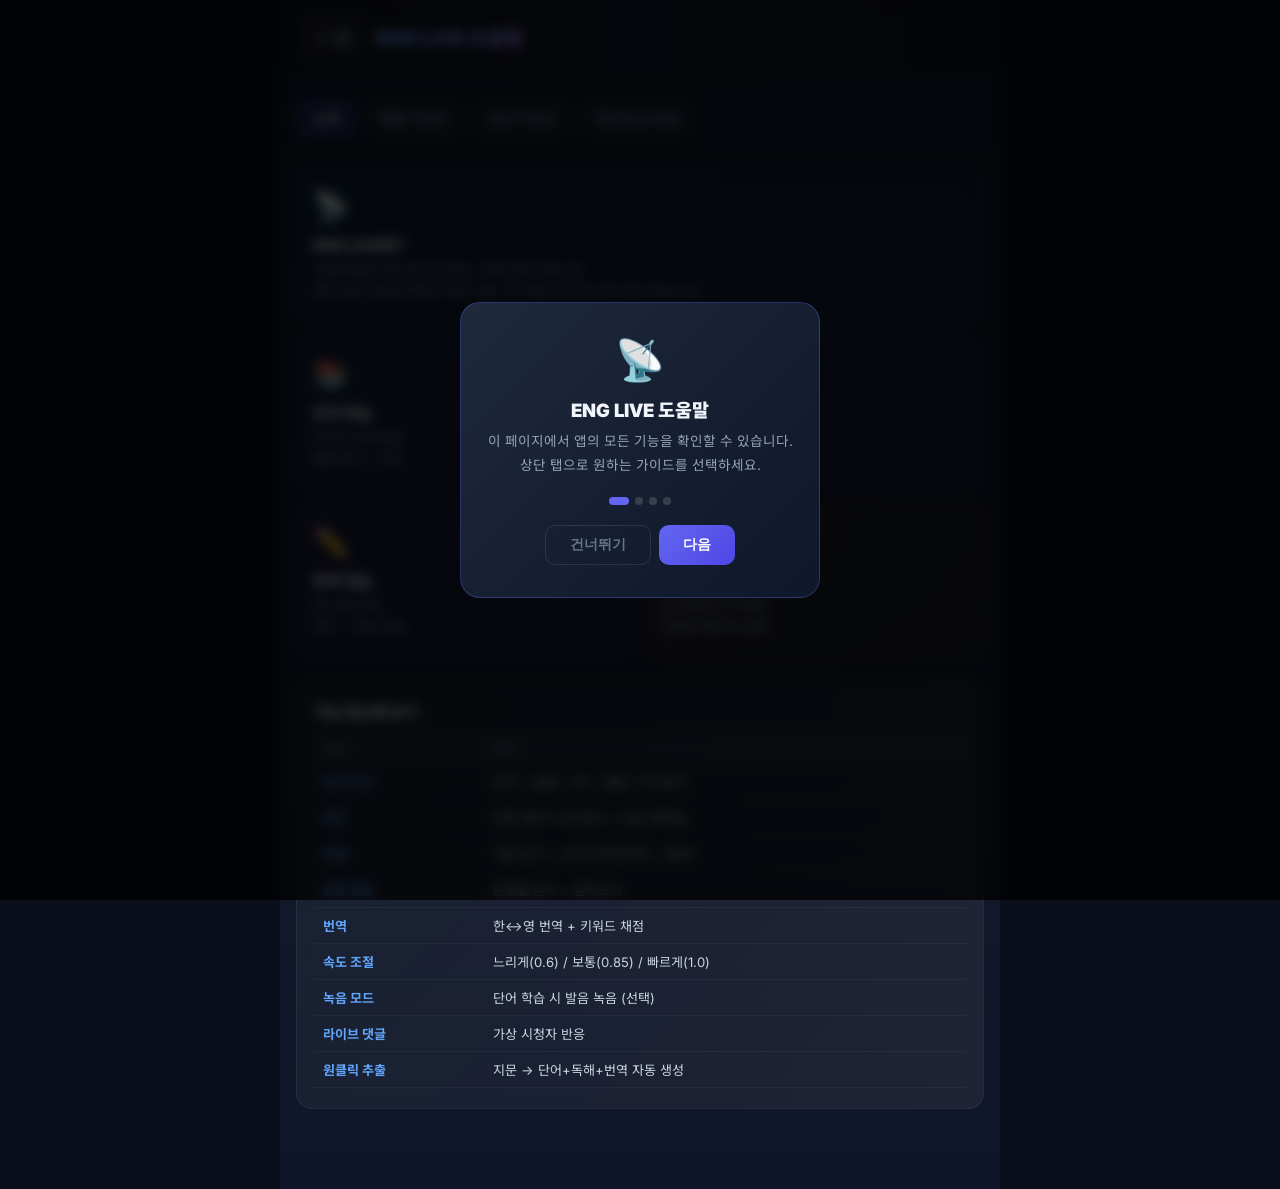
<file: help.html>
<!DOCTYPE html>
<html lang="ko">
<head>
<meta charset="UTF-8">
<meta name="viewport" content="width=device-width, initial-scale=1.0">
<title>ENG LIVE - 도움말</title>
<link href="https://fonts.googleapis.com/css2?family=Noto+Sans+KR:wght@400;600;700;900&family=Inter:wght@400;600;700;900&display=swap" rel="stylesheet">
<style>
* { margin: 0; padding: 0; box-sizing: border-box; }
body {
  font-family: 'Inter', 'Noto Sans KR', sans-serif;
  background: #0a0e1a;
  min-height: 100vh;
  color: #e2e8f0;
}
.help-container {
  max-width: 720px;
  margin: 0 auto;
  background: linear-gradient(180deg, #0f1629 0%, #141b2d 50%, #0f1629 100%);
  min-height: 100vh;
}

/* Header */
.help-header {
  background: linear-gradient(90deg, #0d1117 0%, #161b2e 50%, #0d1117 100%);
  border-bottom: 1px solid rgba(255,255,255,0.06);
  padding: 16px 20px;
  display: flex;
  align-items: center;
  gap: 12px;
  position: sticky;
  top: 0;
  z-index: 10;
  backdrop-filter: blur(10px);
}
.help-header a {
  color: #94a3b8;
  text-decoration: none;
  font-weight: 600;
  background: rgba(255,255,255,0.06);
  border: 1px solid rgba(255,255,255,0.1);
  padding: 8px 14px;
  border-radius: 6px;
  transition: all 0.2s;
}
.help-header a:hover { background: rgba(255,255,255,0.1); color: #fff; }
.help-header h1 {
  font-size: 1.2rem;
  font-weight: 900;
  background: linear-gradient(135deg, #60a5fa, #a78bfa);
  -webkit-background-clip: text;
  -webkit-text-fill-color: transparent;
}
.help-body { padding: 24px 16px 60px; }

/* ===== Tab Buttons ===== */
.tab-bar {
  display: flex;
  gap: 6px;
  margin-bottom: 24px;
  overflow-x: auto;
  -webkit-overflow-scrolling: touch;
  padding-bottom: 4px;
}
.tab-btn {
  background: rgba(255,255,255,0.04);
  border: 1px solid rgba(255,255,255,0.08);
  color: #94a3b8;
  padding: 10px 16px;
  border-radius: 10px;
  font-size: 0.82rem;
  font-weight: 700;
  cursor: pointer;
  white-space: nowrap;
  transition: all 0.25s;
  flex-shrink: 0;
}
.tab-btn:hover { background: rgba(255,255,255,0.08); color: #e2e8f0; }
.tab-btn.active {
  background: linear-gradient(135deg, rgba(59,130,246,0.2), rgba(139,92,246,0.2));
  border-color: rgba(99,102,241,0.4);
  color: #fff;
}

/* ===== Tab Content ===== */
.tab-content { display: none; animation: fadeIn 0.3s ease; }
.tab-content.active { display: block; }
@keyframes fadeIn { from { opacity: 0; transform: translateY(8px); } to { opacity: 1; transform: translateY(0); } }

/* ===== Bento Grid ===== */
.bento-grid {
  display: grid;
  grid-template-columns: 1fr 1fr;
  gap: 12px;
  margin-bottom: 20px;
}
.bento-card {
  background: linear-gradient(135deg, rgba(255,255,255,0.03), rgba(255,255,255,0.06));
  border: 1px solid rgba(255,255,255,0.06);
  border-radius: 16px;
  padding: 20px 16px;
  transition: all 0.25s;
  cursor: default;
}
.bento-card:hover {
  border-color: rgba(99,102,241,0.3);
  transform: translateY(-2px);
}
.bento-card.span-2 { grid-column: span 2; }
.bento-card.highlight-blue {
  background: linear-gradient(135deg, rgba(59,130,246,0.08), rgba(59,130,246,0.03));
  border-color: rgba(59,130,246,0.15);
}
.bento-card.highlight-purple {
  background: linear-gradient(135deg, rgba(139,92,246,0.08), rgba(139,92,246,0.03));
  border-color: rgba(139,92,246,0.15);
}
.bento-card.highlight-cyan {
  background: linear-gradient(135deg, rgba(0,229,255,0.06), rgba(0,229,255,0.02));
  border-color: rgba(0,229,255,0.15);
}
.bento-card.highlight-amber {
  background: linear-gradient(135deg, rgba(245,158,11,0.08), rgba(245,158,11,0.03));
  border-color: rgba(245,158,11,0.15);
}
.bento-icon {
  font-size: 1.8rem;
  margin-bottom: 10px;
}
.bento-title {
  font-size: 0.95rem;
  font-weight: 800;
  color: #f1f5f9;
  margin-bottom: 6px;
}
.bento-desc {
  font-size: 0.8rem;
  color: #94a3b8;
  line-height: 1.6;
}
.bento-badge {
  display: inline-block;
  padding: 3px 8px;
  border-radius: 6px;
  font-size: 0.7rem;
  font-weight: 700;
  margin-top: 8px;
}
.badge-student { background: rgba(59,130,246,0.15); color: #60a5fa; }
.badge-teacher { background: rgba(139,92,246,0.15); color: #a78bfa; }
.badge-new { background: rgba(0,229,255,0.15); color: #00e5ff; }

/* ===== Accordion ===== */
.accordion {
  margin-bottom: 10px;
  border: 1px solid rgba(255,255,255,0.06);
  border-radius: 12px;
  overflow: hidden;
  transition: border-color 0.25s;
}
.accordion:hover { border-color: rgba(255,255,255,0.12); }
.accordion-header {
  display: flex;
  align-items: center;
  justify-content: space-between;
  padding: 14px 16px;
  background: rgba(255,255,255,0.02);
  cursor: pointer;
  user-select: none;
  gap: 10px;
}
.accordion-header:hover { background: rgba(255,255,255,0.04); }
.accordion-title {
  font-size: 0.88rem;
  font-weight: 700;
  color: #e2e8f0;
  display: flex;
  align-items: center;
  gap: 8px;
}
.accordion-arrow {
  font-size: 0.8rem;
  color: #64748b;
  transition: transform 0.3s;
  flex-shrink: 0;
}
.accordion.open .accordion-arrow { transform: rotate(180deg); }
.accordion-body {
  max-height: 0;
  overflow: hidden;
  transition: max-height 0.35s ease, padding 0.35s ease;
  padding: 0 16px;
}
.accordion.open .accordion-body {
  max-height: 800px;
  padding: 0 16px 16px;
}
.accordion-body p, .accordion-body li {
  font-size: 0.84rem;
  color: #94a3b8;
  line-height: 1.8;
}
.accordion-body ul { padding-left: 18px; margin-top: 6px; }
.accordion-body li { margin-bottom: 4px; }
.accordion-body strong { color: #cbd5e1; }

/* Step list in accordion */
.steps {
  counter-reset: step;
  list-style: none;
  padding: 0;
  margin-top: 8px;
}
.steps li {
  counter-increment: step;
  position: relative;
  padding-left: 32px;
  margin-bottom: 12px;
  font-size: 0.84rem;
  color: #cbd5e1;
  line-height: 1.7;
}
.steps li::before {
  content: counter(step);
  position: absolute;
  left: 0;
  top: 1px;
  width: 22px;
  height: 22px;
  background: linear-gradient(135deg, #3b82f6, #6366f1);
  color: #fff;
  font-size: 0.7rem;
  font-weight: 800;
  border-radius: 50%;
  display: flex;
  align-items: center;
  justify-content: center;
}

/* ===== Info table ===== */
.info-table {
  width: 100%;
  border-collapse: collapse;
  font-size: 0.82rem;
  margin-top: 8px;
}
.info-table th {
  background: rgba(255,255,255,0.04);
  padding: 8px 10px;
  text-align: left;
  color: #64748b;
  font-weight: 700;
  font-size: 0.72rem;
  text-transform: uppercase;
  letter-spacing: 0.5px;
}
.info-table td {
  padding: 8px 10px;
  border-bottom: 1px solid rgba(255,255,255,0.04);
  color: #cbd5e1;
}
.info-table td:first-child { color: #60a5fa; font-weight: 700; }

/* ===== Warning box ===== */
.warn-box {
  margin-top: 12px;
  padding: 12px 14px;
  background: rgba(245,158,11,0.06);
  border: 1px solid rgba(245,158,11,0.15);
  border-radius: 10px;
  font-size: 0.82rem;
  color: #fbbf24;
  line-height: 1.7;
}
.warn-box strong { color: #fbbf24; }
.warn-box ul { padding-left: 16px; margin-top: 4px; }
.warn-box li { color: #d4a017; margin-bottom: 2px; }

/* ===== Tutorial Overlay ===== */
.tutorial-overlay {
  position: fixed;
  inset: 0;
  background: rgba(0,0,0,0.75);
  backdrop-filter: blur(6px);
  z-index: 100;
  display: flex;
  align-items: center;
  justify-content: center;
  animation: fadeIn 0.3s ease;
}
.tutorial-modal {
  background: linear-gradient(135deg, #1e293b, #0f172a);
  border: 1px solid rgba(99,102,241,0.3);
  border-radius: 20px;
  padding: 32px 24px;
  max-width: 360px;
  width: 90%;
  text-align: center;
  animation: scaleIn 0.3s ease;
}
@keyframes scaleIn { from { transform: scale(0.9); opacity: 0; } to { transform: scale(1); opacity: 1; } }
.tutorial-icon { font-size: 2.5rem; margin-bottom: 12px; }
.tutorial-title {
  font-size: 1.15rem;
  font-weight: 900;
  color: #f1f5f9;
  margin-bottom: 8px;
}
.tutorial-desc {
  font-size: 0.85rem;
  color: #94a3b8;
  line-height: 1.7;
  margin-bottom: 20px;
}
.tutorial-dots {
  display: flex;
  justify-content: center;
  gap: 6px;
  margin-bottom: 20px;
}
.tutorial-dot {
  width: 8px;
  height: 8px;
  border-radius: 50%;
  background: rgba(255,255,255,0.15);
  transition: all 0.3s;
}
.tutorial-dot.active { background: #6366f1; width: 20px; border-radius: 4px; }
.tutorial-actions {
  display: flex;
  gap: 8px;
  justify-content: center;
}
.tutorial-btn {
  padding: 10px 24px;
  border-radius: 10px;
  font-size: 0.85rem;
  font-weight: 700;
  cursor: pointer;
  border: none;
  transition: all 0.2s;
}
.tutorial-btn-primary {
  background: linear-gradient(135deg, #6366f1, #4f46e5);
  color: #fff;
}
.tutorial-btn-primary:hover { filter: brightness(1.1); }
.tutorial-btn-skip {
  background: transparent;
  color: #64748b;
  border: 1px solid rgba(255,255,255,0.1);
}

/* ===== Feature tag on new items ===== */
.new-tag {
  display: inline-block;
  background: linear-gradient(135deg, #00e5ff, #06b6d4);
  color: #0a0e1a;
  font-size: 0.6rem;
  font-weight: 800;
  padding: 2px 6px;
  border-radius: 4px;
  margin-left: 6px;
  vertical-align: middle;
  letter-spacing: 0.5px;
}

/* ===== Responsive ===== */
@media (max-width: 480px) {
  .help-body { padding: 16px 12px 40px; }
  .bento-grid { grid-template-columns: 1fr; }
  .bento-card.span-2 { grid-column: span 1; }
  .tab-btn { padding: 8px 12px; font-size: 0.78rem; }
}
</style>
</head>
<body>

<div class="help-container">
  <div class="help-header">
    <a href="index.html">&larr; 앱</a>
    <h1>ENG LIVE 도움말</h1>
  </div>

  <div class="help-body">

    <!-- ===== Tab Buttons ===== -->
    <div class="tab-bar">
      <button class="tab-btn active" onclick="switchTab('overview')">소개</button>
      <button class="tab-btn" onclick="switchTab('student')">학생 가이드</button>
      <button class="tab-btn" onclick="switchTab('teacher')">교사 가이드</button>
      <button class="tab-btn" onclick="switchTab('data')">데이터 &amp; FAQ</button>
    </div>

    <!-- ==================== 소개 탭 ==================== -->
    <div class="tab-content active" id="tab-overview">

      <!-- Bento Grid: 앱 소개 -->
      <div class="bento-grid">
        <div class="bento-card span-2 highlight-cyan">
          <div class="bento-icon">📡</div>
          <div class="bento-title">ENG LIVE란?</div>
          <div class="bento-desc">
            고등학생을 위한 실시간 방송 스타일 영어 학습 앱.<br>
            설치 없이 브라우저에서 바로 사용. 인터넷만 있으면 어디서든 학습 가능.
          </div>
        </div>

        <div class="bento-card highlight-blue">
          <div class="bento-icon">📚</div>
          <div class="bento-title">단어 학습</div>
          <div class="bento-desc">카드로 단어 확인<br>발음 듣기 + 퀴즈</div>
        </div>
        <div class="bento-card highlight-blue">
          <div class="bento-icon">📖</div>
          <div class="bento-title">독해 연습</div>
          <div class="bento-desc">지문 읽기 + 문장 듣기<br>문제 풀기</div>
        </div>
        <div class="bento-card highlight-purple">
          <div class="bento-icon">✏️</div>
          <div class="bento-title">번역 연습</div>
          <div class="bento-desc">한↔영 번역<br>힌트 + 자동 채점</div>
        </div>
        <div class="bento-card highlight-amber">
          <div class="bento-icon">📱</div>
          <div class="bento-title">PWA 앱 설치 <span class="new-tag">NEW</span></div>
          <div class="bento-desc">홈 화면에 추가하면<br>앱처럼 빠르게 실행</div>
        </div>
      </div>

      <!-- 기능 요약 -->
      <div class="bento-grid">
        <div class="bento-card span-2">
          <div class="bento-title">기능 한눈에 보기</div>
          <table class="info-table" style="margin-top:10px;">
            <tr><th>기능</th><th>설명</th></tr>
            <tr><td>단어 카드</td><td>단어 + 발음 + 뜻 + 예문, TTS 듣기</td></tr>
            <tr><td>퀴즈</td><td>빈칸 채우기 4지선다 + 오답 재학습</td></tr>
            <tr><td>독해</td><td>지문 읽기 + 단어 하이라이트 + 문제</td></tr>
            <tr><td>문장 연습</td><td>문장별 듣기 + 받아쓰기</td></tr>
            <tr><td>번역</td><td>한↔영 번역 + 키워드 채점</td></tr>
            <tr><td>속도 조절</td><td>느리게(0.6) / 보통(0.85) / 빠르게(1.0)</td></tr>
            <tr><td>녹음 모드</td><td>단어 학습 시 발음 녹음 (선택)</td></tr>
            <tr><td>라이브 댓글</td><td>가상 시청자 반응</td></tr>
            <tr><td>원클릭 추출</td><td>지문 → 단어+독해+번역 자동 생성</td></tr>
          </table>
        </div>
      </div>
    </div>

    <!-- ==================== 학생 가이드 탭 ==================== -->
    <div class="tab-content" id="tab-student">

      <div class="bento-grid" style="margin-bottom:16px;">
        <div class="bento-card span-2 highlight-blue">
          <div class="bento-icon">🎓</div>
          <div class="bento-title">학생을 위한 학습 안내</div>
          <div class="bento-desc">각 모듈의 사용법을 아래에서 확인하세요. 섹션을 눌러 펼칠 수 있습니다.</div>
        </div>
      </div>

      <!-- 시작하기 -->
      <div class="accordion open">
        <div class="accordion-header" onclick="toggleAccordion(this)">
          <div class="accordion-title">🚀 시작하기</div>
          <span class="accordion-arrow">▼</span>
        </div>
        <div class="accordion-body">
          <ol class="steps">
            <li>앱을 열면 <strong>홈 화면</strong>이 나타납니다. 상단에서 레슨(채널)을 선택하세요.</li>
            <li>3가지 모듈 중 원하는 것을 선택: <strong>단어 학습</strong>, <strong>독해 연습</strong>, <strong>번역 연습</strong></li>
            <li>학습을 마치면 진행률이 자동 저장됩니다.</li>
          </ol>
        </div>
      </div>

      <!-- 단어 학습 -->
      <div class="accordion">
        <div class="accordion-header" onclick="toggleAccordion(this)">
          <div class="accordion-title">📚 단어 학습</div>
          <span class="accordion-arrow">▼</span>
        </div>
        <div class="accordion-body">
          <ol class="steps">
            <li><strong>단어 카드</strong>에서 단어, 발음, 뜻, 예문을 한눈에 확인합니다. 🔊 버튼으로 발음을 들어보세요.</li>
            <li><strong>이전/다음 버튼</strong>으로 자유롭게 단어를 탐색합니다.</li>
            <li>모든 단어를 본 후 <strong>셔플 퀴즈</strong>가 시작됩니다. 빈칸에 맞는 단어를 고르세요.</li>
            <li>틀린 단어가 있으면 <strong>오답만 다시</strong> 버튼으로 재학습할 수 있습니다.</li>
          </ol>
        </div>
      </div>

      <!-- 독해 연습 -->
      <div class="accordion">
        <div class="accordion-header" onclick="toggleAccordion(this)">
          <div class="accordion-title">📖 독해 연습</div>
          <span class="accordion-arrow">▼</span>
        </div>
        <div class="accordion-body">
          <ol class="steps">
            <li>지문 목록에서 학습할 지문을 선택합니다.</li>
            <li>🔊 <strong>지문 듣기</strong>로 전체 지문을 들을 수 있습니다.</li>
            <li><strong>문장별 연습</strong>을 펼치면 문장 하나씩 듣고 받아쓰기를 할 수 있습니다.</li>
            <li>지문 아래에 <strong>문제</strong>가 바로 표시됩니다. 스크롤해서 풀어보세요.</li>
          </ol>
        </div>
      </div>

      <!-- 번역 연습 -->
      <div class="accordion">
        <div class="accordion-header" onclick="toggleAccordion(this)">
          <div class="accordion-title">✏️ 번역 연습</div>
          <span class="accordion-arrow">▼</span>
        </div>
        <div class="accordion-body">
          <ol class="steps">
            <li>한국어 → 영어 또는 영어 → 한국어로 번역합니다.</li>
            <li>막히면 <strong>힌트</strong> 버튼을 눌러 도움을 받으세요 (최대 3단계).</li>
            <li>제출하면 <strong>핵심 표현</strong> 포함 여부가 시각적으로 표시됩니다.</li>
          </ol>
        </div>
      </div>

      <!-- 속도 & 녹음 설정 -->
      <div class="accordion">
        <div class="accordion-header" onclick="toggleAccordion(this)">
          <div class="accordion-title">⚙️ 속도 &amp; 녹음 설정</div>
          <span class="accordion-arrow">▼</span>
        </div>
        <div class="accordion-body">
          <p>홈 화면 하단의 <strong>SPEED</strong>로 TTS 속도를 조절할 수 있습니다.</p>
          <ul>
            <li><strong>느리게</strong> (0.6배) — 처음 듣는 단어에 적합</li>
            <li><strong>보통</strong> (0.85배) — 기본 설정</li>
            <li><strong>빠르게</strong> (1.0배) — 실전 연습용</li>
          </ul>
          <p style="margin-top:10px;"><strong>발음 녹음</strong> 토글을 켜면 단어 학습 시 본인 발음을 녹음하고 비교할 수 있습니다.</p>
        </div>
      </div>
    </div>

    <!-- ==================== 교사 가이드 탭 ==================== -->
    <div class="tab-content" id="tab-teacher">

      <div class="bento-grid" style="margin-bottom:16px;">
        <div class="bento-card span-2 highlight-purple">
          <div class="bento-icon">👩‍🏫</div>
          <div class="bento-title">교사/관리자 가이드</div>
          <div class="bento-desc">콘텐츠를 만들고 관리하는 방법을 안내합니다.</div>
        </div>
      </div>

      <!-- 관리자 접속 -->
      <div class="accordion open">
        <div class="accordion-header" onclick="toggleAccordion(this)">
          <div class="accordion-title">🔑 관리자 페이지 접속</div>
          <span class="accordion-arrow">▼</span>
        </div>
        <div class="accordion-body">
          <p>홈 화면 하단의 <strong>⚙️ 관리자 페이지</strong>를 누르면 이동합니다.<br>
          로그인 없이 바로 사용 가능합니다. (학생에게는 URL을 공유하지 않는 것을 권장)</p>
        </div>
      </div>

      <!-- 원클릭 추출 -->
      <div class="accordion">
        <div class="accordion-header" onclick="toggleAccordion(this)">
          <div class="accordion-title">🚀 원클릭 추출 (가장 쉬운 방법)</div>
          <span class="accordion-arrow">▼</span>
        </div>
        <div class="accordion-body">
          <ol class="steps">
            <li>관리자 페이지에서 <strong>🤖 자동 추출</strong> 탭을 선택합니다.</li>
            <li><strong>레슨 ID</strong> 입력 (예: lesson01, lesson02)</li>
            <li><strong>지문 제목</strong>을 입력합니다.</li>
            <li>교과서의 <strong>영어 지문</strong>을 복사해서 붙여넣습니다.</li>
            <li><strong>한국어 해석</strong>을 붙여넣습니다. (문장 순서가 영어와 동일해야 합니다)</li>
            <li><strong>🚀 원클릭: 추출 + API조회 + 앱 저장</strong> 버튼을 누릅니다.</li>
            <li>자동으로 단어 추출 → 발음/뜻 조회 → 독해 생성 → 번역 생성 → 앱 저장이 완료!</li>
          </ol>
        </div>
      </div>

      <!-- 개별 편집 -->
      <div class="accordion">
        <div class="accordion-header" onclick="toggleAccordion(this)">
          <div class="accordion-title">✏️ 개별 편집</div>
          <span class="accordion-arrow">▼</span>
        </div>
        <div class="accordion-body">
          <p>각 탭에서 세밀하게 편집할 수도 있습니다:</p>
          <ul>
            <li><strong>📚 단어 탭</strong> — 단어 추가/삭제, 🔍 자동 조회(발음/뜻/예문), CSV 가져오기</li>
            <li><strong>📖 독해 탭</strong> — 지문 추가, 객관식/주관식 문제 만들기</li>
            <li><strong>✏️ 번역 탭</strong> — 번역 문장 추가, 힌트/키워드 설정</li>
          </ul>
          <p style="margin-top:8px;">편집 후 <strong>🚀 앱에 바로 저장</strong>을 누르면 즉시 반영됩니다.</p>
        </div>
      </div>

      <!-- JSON 백업 -->
      <div class="accordion">
        <div class="accordion-header" onclick="toggleAccordion(this)">
          <div class="accordion-title">💾 데이터 백업 (JSON)</div>
          <span class="accordion-arrow">▼</span>
        </div>
        <div class="accordion-body">
          <p><strong>💾 JSON 다운로드</strong>로 데이터를 파일로 백업할 수 있습니다.<br>
          <strong>📂 JSON 불러오기</strong>로 백업 파일을 복원할 수 있습니다.</p>
          <div class="warn-box">
            <strong>중요:</strong> 브라우저 데이터를 삭제하면 학습 데이터도 사라집니다. 주기적으로 JSON 백업을 권장합니다.
          </div>
        </div>
      </div>
    </div>

    <!-- ==================== 데이터 & FAQ 탭 ==================== -->
    <div class="tab-content" id="tab-data">

      <!-- 데이터 저장 Bento -->
      <div class="bento-grid" style="margin-bottom:16px;">
        <div class="bento-card highlight-amber">
          <div class="bento-icon">💾</div>
          <div class="bento-title">로컬 저장</div>
          <div class="bento-desc">서버 없이 브라우저<br>localStorage에 저장</div>
        </div>
        <div class="bento-card highlight-cyan">
          <div class="bento-icon">🔒</div>
          <div class="bento-title">개인정보 안전</div>
          <div class="bento-desc">수집 없음<br>기기에만 존재</div>
        </div>
      </div>

      <div class="bento-card span-2" style="margin-bottom:16px;">
        <div class="bento-title">저장되는 데이터</div>
        <table class="info-table">
          <tr><th>항목</th><th>설명</th></tr>
          <tr><td>학습 콘텐츠</td><td>관리자가 입력한 단어/지문/번역 데이터</td></tr>
          <tr><td>학습 진행률</td><td>퀴즈 점수, 완료 여부, 마스터 단계</td></tr>
          <tr><td>설정</td><td>TTS 속도, 녹음 모드 ON/OFF</td></tr>
        </table>
        <div class="warn-box">
          <ul>
            <li>같은 기기 + 같은 브라우저에서만 데이터 유지</li>
            <li>브라우저 캐시 삭제 시 데이터 소실</li>
            <li>다른 기기로 옮기려면 JSON 내보내기/가져오기 사용</li>
          </ul>
        </div>
      </div>

      <!-- FAQ Accordion -->
      <div style="margin-top:8px;">
        <div class="bento-title" style="margin-bottom:12px;">자주 묻는 질문</div>

        <div class="accordion">
          <div class="accordion-header" onclick="toggleAccordion(this)">
            <div class="accordion-title">앱을 설치해야 하나요?</div>
            <span class="accordion-arrow">▼</span>
          </div>
          <div class="accordion-body">
            <p>아니요. 웹 브라우저에서 바로 사용합니다. 원하시면 <strong>"홈 화면에 추가"</strong>로 앱처럼 설치할 수도 있습니다.</p>
          </div>
        </div>

        <div class="accordion">
          <div class="accordion-header" onclick="toggleAccordion(this)">
            <div class="accordion-title">인터넷이 없어도 되나요?</div>
            <span class="accordion-arrow">▼</span>
          </div>
          <div class="accordion-body">
            <p>첫 접속 시 인터넷이 필요합니다. 이후 PWA 캐싱으로 일부 기능은 오프라인 사용 가능합니다. 단, TTS(음성)와 API 조회는 인터넷이 필요합니다.</p>
          </div>
        </div>

        <div class="accordion">
          <div class="accordion-header" onclick="toggleAccordion(this)">
            <div class="accordion-title">다른 기기에서도 진도가 보이나요?</div>
            <span class="accordion-arrow">▼</span>
          </div>
          <div class="accordion-body">
            <p>아니요. 각 기기에 독립 저장됩니다. 다른 기기에서 사용하려면 JSON 내보내기/가져오기를 이용하세요.</p>
          </div>
        </div>

        <div class="accordion">
          <div class="accordion-header" onclick="toggleAccordion(this)">
            <div class="accordion-title">소리가 안 나와요</div>
            <span class="accordion-arrow">▼</span>
          </div>
          <div class="accordion-body">
            <p>기기 볼륨을 확인하세요. 일부 브라우저는 화면을 한 번 터치해야 소리 재생이 가능합니다. <strong>크롬</strong> 사용을 권장합니다.</p>
          </div>
        </div>

        <div class="accordion">
          <div class="accordion-header" onclick="toggleAccordion(this)">
            <div class="accordion-title">데이터가 사라졌어요!</div>
            <span class="accordion-arrow">▼</span>
          </div>
          <div class="accordion-body">
            <p>브라우저 데이터(캐시, 쿠키 등)를 삭제하면 학습 데이터도 함께 사라집니다. 백업 파일이 있다면 관리자 페이지에서 복원할 수 있습니다.</p>
          </div>
        </div>

        <div class="accordion">
          <div class="accordion-header" onclick="toggleAccordion(this)">
            <div class="accordion-title">새 레슨은 어떻게 학생에게 전달하나요?</div>
            <span class="accordion-arrow">▼</span>
          </div>
          <div class="accordion-body">
            <p>같은 기기에서는 새로고침하면 자동 반영됩니다. 다른 기기에는 JSON 파일을 공유하거나, GitHub에 데이터를 올려 배포하세요.</p>
          </div>
        </div>
      </div>

      <!-- 앱 정보 -->
      <div class="bento-card" style="margin-top:20px;">
        <div class="bento-title">앱 정보</div>
        <table class="info-table">
          <tr><td>앱 이름</td><td>ENG LIVE - 실시간 영어 학습 방송</td></tr>
          <tr><td>대상</td><td>고등학생 (중학생도 사용 가능)</td></tr>
          <tr><td>기술</td><td>HTML + CSS + JS (PWA)</td></tr>
          <tr><td>호스팅</td><td>GitHub Pages</td></tr>
          <tr><td>개인정보</td><td>수집하지 않음</td></tr>
        </table>
      </div>
    </div>

  </div>
</div>

<!-- ===== Tutorial Overlay ===== -->
<div class="tutorial-overlay" id="tutorial-overlay" style="display:none;">
  <div class="tutorial-modal">
    <div class="tutorial-icon" id="tutorial-icon"></div>
    <div class="tutorial-title" id="tutorial-title"></div>
    <div class="tutorial-desc" id="tutorial-desc"></div>
    <div class="tutorial-dots" id="tutorial-dots"></div>
    <div class="tutorial-actions">
      <button class="tutorial-btn tutorial-btn-skip" onclick="closeTutorial()">건너뛰기</button>
      <button class="tutorial-btn tutorial-btn-primary" id="tutorial-next-btn" onclick="nextTutorial()">다음</button>
    </div>
  </div>
</div>

<script>
/* ===== Tab switching ===== */
function switchTab(tabId) {
  document.querySelectorAll('.tab-content').forEach(t => t.classList.remove('active'));
  document.querySelectorAll('.tab-btn').forEach(b => b.classList.remove('active'));
  document.getElementById('tab-' + tabId).classList.add('active');
  event.currentTarget.classList.add('active');

  // 새 탭 전환 시 feature tutorial 체크
  checkFeatureTutorial(tabId);
}

/* ===== Accordion ===== */
function toggleAccordion(header) {
  const acc = header.parentElement;
  acc.classList.toggle('open');
}

/* ===== Tutorial System ===== */
const TUTORIAL_KEY = 'engquiz_help_tutorial';
const FEATURE_KEY = 'engquiz_help_features_seen';

const welcomeTutorial = [
  { icon: '📡', title: 'ENG LIVE 도움말', desc: '이 페이지에서 앱의 모든 기능을 확인할 수 있습니다.\n상단 탭으로 원하는 가이드를 선택하세요.' },
  { icon: '🎓', title: '학생이라면', desc: '학생 가이드 탭에서 단어, 독해, 번역\n각 모듈의 사용법을 확인하세요.' },
  { icon: '👩‍🏫', title: '교사라면', desc: '교사 가이드 탭에서 콘텐츠 만들기,\n원클릭 추출, JSON 백업 방법을 확인하세요.' },
  { icon: '🎉', title: '준비 완료!', desc: '탭을 눌러 원하는 가이드를 확인하세요.\n새 기능이 추가되면 자동으로 안내합니다.' },
];

const featureTutorials = {
  student: [
    { icon: '✨', title: '오답 재학습 기능', desc: '퀴즈에서 틀린 단어만 모아서\n다시 학습할 수 있습니다.', featureId: 'retry-wrong' },
    { icon: '📱', title: 'PWA 앱 설치', desc: '홈 화면에 추가하면\n앱처럼 빠르게 실행할 수 있습니다.', featureId: 'pwa-install' },
  ],
  teacher: [
    { icon: '🚀', title: '원클릭 추출', desc: '영어 지문과 한국어 해석만 붙여넣으면\n모든 학습 데이터가 자동 생성됩니다.', featureId: 'oneclick' },
  ],
};

let tutorialSteps = [];
let tutorialIndex = 0;

function getSeenFeatures() {
  try { return JSON.parse(localStorage.getItem(FEATURE_KEY) || '[]'); } catch { return []; }
}
function markFeatureSeen(id) {
  const seen = getSeenFeatures();
  if (!seen.includes(id)) { seen.push(id); localStorage.setItem(FEATURE_KEY, JSON.stringify(seen)); }
}

function showTutorial(steps) {
  tutorialSteps = steps;
  tutorialIndex = 0;
  renderTutorialStep();
  document.getElementById('tutorial-overlay').style.display = 'flex';
}

function renderTutorialStep() {
  const step = tutorialSteps[tutorialIndex];
  document.getElementById('tutorial-icon').textContent = step.icon;
  document.getElementById('tutorial-title').textContent = step.title;
  document.getElementById('tutorial-desc').textContent = step.desc;

  // Dots
  const dotsEl = document.getElementById('tutorial-dots');
  dotsEl.innerHTML = tutorialSteps.map((_, i) =>
    '<div class="tutorial-dot' + (i === tutorialIndex ? ' active' : '') + '"></div>'
  ).join('');

  // Button text
  const btn = document.getElementById('tutorial-next-btn');
  btn.textContent = tutorialIndex === tutorialSteps.length - 1 ? '시작하기' : '다음';
}

function nextTutorial() {
  // 현재 step의 featureId가 있으면 seen 처리
  const step = tutorialSteps[tutorialIndex];
  if (step.featureId) markFeatureSeen(step.featureId);

  tutorialIndex++;
  if (tutorialIndex >= tutorialSteps.length) {
    closeTutorial();
    return;
  }
  renderTutorialStep();
}

function closeTutorial() {
  document.getElementById('tutorial-overlay').style.display = 'none';
  // 모든 남은 feature를 seen 처리
  tutorialSteps.forEach(s => { if (s.featureId) markFeatureSeen(s.featureId); });
  localStorage.setItem(TUTORIAL_KEY, 'done');
}

function checkFeatureTutorial(tabId) {
  const features = featureTutorials[tabId];
  if (!features) return;
  const seen = getSeenFeatures();
  const unseen = features.filter(f => !seen.includes(f.featureId));
  if (unseen.length > 0) {
    showTutorial(unseen);
  }
}

/* ===== Init ===== */
window.addEventListener('DOMContentLoaded', () => {
  // 첫 방문 시 웰컴 튜토리얼
  if (!localStorage.getItem(TUTORIAL_KEY)) {
    showTutorial(welcomeTutorial);
  }
});
</script>

</body>
</html>
</file>
<file: css/style.css>
/* ===== LIVE BROADCAST THEME ===== */
@import url('https://fonts.googleapis.com/css2?family=Noto+Sans+KR:wght@400;600;700;900&family=Inter:wght@400;600;700;900&display=swap');

/* ===== Skip Navigation (접근성) ===== */
.skip-nav {
  position: absolute;
  top: -100%;
  left: 16px;
  background: #3b82f6;
  color: #fff;
  padding: 12px 24px;
  border-radius: 0 0 8px 8px;
  font-weight: 700;
  font-size: 0.9rem;
  z-index: 200;
  text-decoration: none;
  transition: top 0.2s;
}
.skip-nav:focus {
  top: 0;
}

/* ===== Reset & Base ===== */
* { margin: 0; padding: 0; box-sizing: border-box; }
body {
  font-family: 'Inter', 'Noto Sans KR', sans-serif;
  background: #0a0e1a;
  min-height: 100vh;
  color: #e2e8f0;
}

/* ===== App Shell ===== */
.app-container {
  width: 100%;
  max-width: 720px;
  margin: 0 auto;
  min-height: 100vh;
  background: linear-gradient(180deg, #0f1629 0%, #141b2d 50%, #0f1629 100%);
  position: relative;
  overflow-x: hidden;
}

/* Subtle scan-line overlay */
.app-container::before {
  content: '';
  position: fixed;
  top: 0; left: 0; right: 0; bottom: 0;
  background: repeating-linear-gradient(
    0deg,
    transparent,
    transparent 2px,
    rgba(255,255,255,0.008) 2px,
    rgba(255,255,255,0.008) 4px
  );
  pointer-events: none;
  z-index: 999;
}

/* ===== Top Navigation - Broadcast Control Bar ===== */
.top-nav {
  display: flex;
  align-items: center;
  padding: 12px 20px;
  background: linear-gradient(90deg, #0d1117 0%, #161b2e 50%, #0d1117 100%);
  border-bottom: 1px solid rgba(255,255,255,0.06);
  position: sticky;
  top: 0;
  z-index: 100;
  backdrop-filter: blur(10px);
}
.top-nav .nav-back {
  background: rgba(255,255,255,0.06);
  border: 1px solid rgba(255,255,255,0.1);
  color: #94a3b8;
  font-size: 1rem;
  cursor: pointer;
  padding: 8px 14px;
  border-radius: 6px;
  margin-right: 12px;
  transition: all 0.2s;
  font-weight: 600;
}
.top-nav .nav-back:hover { background: rgba(255,255,255,0.1); color: #fff; }
.top-nav .nav-title {
  font-size: 0.95rem;
  font-weight: 700;
  flex: 1;
  color: #e2e8f0;
  letter-spacing: 0.3px;
}
.top-nav .nav-home {
  background: rgba(255,255,255,0.06);
  border: 1px solid rgba(255,255,255,0.1);
  color: #94a3b8;
  font-size: 1rem;
  cursor: pointer;
  padding: 8px 14px;
  border-radius: 6px;
  transition: all 0.2s;
}
.top-nav .nav-home:hover { background: rgba(255,255,255,0.1); color: #fff; }

/* ===== LIVE Badge ===== */
.live-badge {
  display: inline-flex;
  align-items: center;
  gap: 6px;
  background: #dc2626;
  color: #fff;
  padding: 4px 12px;
  border-radius: 4px;
  font-size: 0.7rem;
  font-weight: 900;
  letter-spacing: 2px;
  text-transform: uppercase;
  animation: livePulse 2s infinite;
  margin-right: 12px;
}
.live-badge::before {
  content: '';
  width: 8px;
  height: 8px;
  background: #fff;
  border-radius: 50%;
  animation: liveDot 1.5s infinite;
}
@keyframes livePulse {
  0%, 100% { box-shadow: 0 0 8px rgba(220,38,38,0.4); }
  50% { box-shadow: 0 0 20px rgba(220,38,38,0.8); }
}
@keyframes liveDot {
  0%, 100% { opacity: 1; }
  50% { opacity: 0.3; }
}

/* ===== Progress Bar - Broadcast Style ===== */
.progress-bar {
  height: 3px;
  background: rgba(255,255,255,0.05);
  overflow: hidden;
  position: relative;
}
.progress-fill {
  height: 100%;
  background: linear-gradient(90deg, #3b82f6, #06b6d4, #3b82f6);
  background-size: 200% 100%;
  animation: progressGlow 3s linear infinite;
  transition: width 0.4s ease;
  width: 0%;
  box-shadow: 0 0 12px rgba(59,130,246,0.6);
}
@keyframes progressGlow {
  0% { background-position: 200% 0; }
  100% { background-position: -200% 0; }
}

/* ===== Main Content ===== */
.main-content {
  padding: 24px 20px;
}

/* ===== Onboarding ===== */
.onboarding {
  text-align: center;
  padding: 60px 20px 40px;
  min-height: 60vh;
  display: flex;
  flex-direction: column;
  justify-content: center;
  align-items: center;
}
.onboarding-slide {
  display: none;
  animation: fadeSlideIn 0.35s ease;
}
.onboarding-slide.active { display: block; }
.onboarding-dots {
  display: flex;
  gap: 8px;
  justify-content: center;
  margin-top: 32px;
}
.onboarding-dots .dot {
  width: 10px;
  height: 10px;
  border-radius: 50%;
  background: rgba(255,255,255,0.15);
  cursor: pointer;
  transition: all 0.2s;
}
.onboarding-dots .dot.active {
  background: #3b82f6;
  transform: scale(1.2);
}
.onboarding-skip {
  margin-top: 20px;
  background: none;
  border: none;
  color: #64748b;
  font-size: 0.8rem;
  cursor: pointer;
  font-family: inherit;
  font-weight: 600;
}
.onboarding-skip:hover { color: #94a3b8; }

/* ===== Home Screen ===== */
.home-header {
  text-align: center;
  margin-bottom: 32px;
  position: relative;
}
.home-header h1 {
  font-size: 2rem;
  color: #fff;
  font-weight: 900;
  margin-bottom: 8px;
  letter-spacing: -0.5px;
  background: linear-gradient(135deg, #60a5fa, #a78bfa, #60a5fa);
  background-size: 200% auto;
  -webkit-background-clip: text;
  -webkit-text-fill-color: transparent;
  animation: titleShine 4s ease infinite;
}
@keyframes titleShine {
  0%, 100% { background-position: 0% center; }
  50% { background-position: 200% center; }
}
.home-header p {
  color: #64748b;
  font-size: 0.9rem;
  font-weight: 500;
}

/* ===== Broadcast Info Ticker ===== */
.info-ticker {
  background: linear-gradient(90deg, transparent, rgba(59,130,246,0.08), transparent);
  border-top: 1px solid rgba(59,130,246,0.15);
  border-bottom: 1px solid rgba(59,130,246,0.15);
  padding: 10px 20px;
  margin: 0 -20px 24px;
  display: flex;
  align-items: center;
  gap: 16px;
  overflow: hidden;
}
.ticker-label {
  background: #3b82f6;
  color: #fff;
  padding: 3px 10px;
  border-radius: 3px;
  font-size: 0.7rem;
  font-weight: 800;
  letter-spacing: 1px;
  white-space: nowrap;
  flex-shrink: 0;
}
.ticker-text {
  font-size: 0.85rem;
  color: #94a3b8;
  white-space: nowrap;
  animation: tickerScroll 20s linear infinite;
  font-weight: 500;
}
@keyframes tickerScroll {
  0% { transform: translateX(100%); }
  100% { transform: translateX(-100%); }
}

/* ===== Lesson Selector ===== */
.lesson-selector {
  margin-bottom: 24px;
}
.lesson-selector label {
  display: block;
  font-size: 0.75rem;
  font-weight: 700;
  color: #64748b;
  text-transform: uppercase;
  letter-spacing: 1.5px;
  margin-bottom: 8px;
}
.lesson-selector select {
  width: 100%;
  padding: 14px 16px;
  border: 1px solid rgba(255,255,255,0.08);
  border-radius: 10px;
  font-size: 1rem;
  color: #e2e8f0;
  background: rgba(255,255,255,0.04);
  cursor: pointer;
  appearance: none;
  background-image: url("data:image/svg+xml,%3Csvg xmlns='http://www.w3.org/2000/svg' width='12' height='12' viewBox='0 0 12 12'%3E%3Cpath fill='%2364748b' d='M6 8L1 3h10z'/%3E%3C/svg%3E");
  background-repeat: no-repeat;
  background-position: right 16px center;
  font-family: inherit;
  font-weight: 600;
  transition: border-color 0.2s;
}
.lesson-selector select:focus {
  outline: none;
  border-color: #3b82f6;
  box-shadow: 0 0 0 3px rgba(59,130,246,0.15);
}

/* ===== Module Cards - Broadcast Panel ===== */
.module-cards {
  display: flex;
  flex-direction: column;
  gap: 14px;
}
.module-card {
  background: linear-gradient(135deg, rgba(255,255,255,0.03) 0%, rgba(255,255,255,0.06) 100%);
  border: 1px solid rgba(255,255,255,0.06);
  border-radius: 14px;
  padding: 22px 24px;
  cursor: pointer;
  transition: all 0.25s ease;
  position: relative;
  overflow: hidden;
}
.module-card::before {
  content: '';
  position: absolute;
  top: 0;
  left: 0;
  width: 4px;
  height: 100%;
  border-radius: 14px 0 0 14px;
}
.module-card:nth-child(1)::before { background: linear-gradient(180deg, #3b82f6, #06b6d4); }
.module-card:nth-child(2)::before { background: linear-gradient(180deg, #8b5cf6, #a78bfa); }
.module-card:nth-child(3)::before { background: linear-gradient(180deg, #f59e0b, #f97316); }

.module-card:hover {
  background: linear-gradient(135deg, rgba(255,255,255,0.05) 0%, rgba(255,255,255,0.09) 100%);
  border-color: rgba(255,255,255,0.12);
  transform: translateY(-2px);
  box-shadow: 0 8px 32px rgba(0,0,0,0.3);
}
.module-card:active {
  transform: scale(0.97);
  box-shadow: 0 2px 8px rgba(0,0,0,0.2);
  transition: transform 0.08s;
}
.module-card .module-icon {
  font-size: 1.8rem;
  margin-bottom: 6px;
}
.module-card .module-name {
  font-size: 1.1rem;
  font-weight: 800;
  color: #f1f5f9;
  margin-bottom: 4px;
  letter-spacing: -0.3px;
}
.module-card .module-desc {
  font-size: 0.85rem;
  color: #64748b;
  margin-bottom: 14px;
  font-weight: 500;
}
.module-card .module-progress {
  height: 4px;
  background: rgba(255,255,255,0.06);
  border-radius: 2px;
  overflow: hidden;
}
.module-card:nth-child(1) .module-progress-fill { background: linear-gradient(90deg, #3b82f6, #06b6d4); }
.module-card:nth-child(2) .module-progress-fill { background: linear-gradient(90deg, #8b5cf6, #a78bfa); }
.module-card:nth-child(3) .module-progress-fill { background: linear-gradient(90deg, #f59e0b, #f97316); }
.module-card .module-progress-fill {
  height: 100%;
  border-radius: 2px;
  transition: width 0.3s;
}
.module-card .module-progress-text {
  font-size: 0.75rem;
  color: #64748b;
  margin-top: 6px;
  font-weight: 600;
}

/* ===== Section Header - Broadcast Title ===== */
.section-header {
  text-align: center;
  margin-bottom: 28px;
  position: relative;
}
.section-header h2 {
  font-size: 1.5rem;
  color: #f1f5f9;
  font-weight: 800;
  margin-bottom: 6px;
  letter-spacing: -0.3px;
}
.section-header .counter {
  color: #64748b;
  font-size: 0.9rem;
  font-weight: 600;
}

/* ===== Step Animation ===== */
.step { display: none; }
.step.active { display: block; animation: fadeSlideIn 0.35s ease; }
@keyframes fadeSlideIn {
  from { opacity: 0; transform: translateY(12px); }
  to { opacity: 1; transform: translateY(0); }
}

/* ===== Vocab: Word Card - Broadcast Lower Third ===== */
.word-card {
  background: linear-gradient(135deg, rgba(59,130,246,0.08) 0%, rgba(139,92,246,0.08) 100%);
  border: 1px solid rgba(59,130,246,0.15);
  border-radius: 18px;
  padding: 32px 28px;
  text-align: center;
  margin-bottom: 24px;
  position: relative;
  overflow: hidden;
}
.word-card::after {
  content: '';
  position: absolute;
  bottom: 0;
  left: 0;
  right: 0;
  height: 3px;
  background: linear-gradient(90deg, transparent, #3b82f6, #a78bfa, transparent);
}
.word-text {
  font-size: 3.2rem;
  font-weight: 900;
  color: #fff;
  margin-bottom: 8px;
  letter-spacing: -1px;
  text-shadow: 0 0 40px rgba(59,130,246,0.3);
}
.word-pron {
  font-size: 1.05rem;
  color: #64748b;
  font-style: italic;
  margin-bottom: 12px;
  font-weight: 500;
}
.word-meaning {
  font-size: 1.25rem;
  color: #a78bfa;
  font-weight: 700;
  margin-bottom: 18px;
  letter-spacing: 0.3px;
}
.word-difficulty { margin-bottom: 14px; }
.word-difficulty .star { color: #f59e0b; font-size: 1rem; }
.word-difficulty .star.empty { color: #334155; }
.word-example {
  background: rgba(0,0,0,0.2);
  border-radius: 10px;
  padding: 14px 18px;
  font-size: 1rem;
  color: #cbd5e1;
  line-height: 1.7;
  border-left: 3px solid #3b82f6;
  text-align: left;
  font-weight: 500;
}
.word-example-kr {
  margin-top: 8px;
  font-size: 0.9rem;
  color: #64748b;
  text-align: left;
  font-weight: 500;
}

/* ===== Vocab Nav Row ===== */
.vocab-nav-row {
  display: flex;
  gap: 10px;
  margin-bottom: 10px;
}

/* ===== Audio Buttons - Broadcast Controls ===== */
.audio-row {
  display: flex;
  justify-content: center;
  gap: 12px;
  margin-bottom: 24px;
}
.btn-audio {
  background: linear-gradient(135deg, rgba(59,130,246,0.15), rgba(59,130,246,0.25));
  border: 1px solid rgba(59,130,246,0.3);
  border-radius: 50px;
  padding: 12px 28px;
  color: #60a5fa;
  font-size: 0.95rem;
  font-weight: 700;
  cursor: pointer;
  transition: all 0.2s;
  font-family: inherit;
}
.btn-audio:hover {
  background: linear-gradient(135deg, rgba(59,130,246,0.25), rgba(59,130,246,0.35));
  transform: scale(1.04);
  box-shadow: 0 4px 20px rgba(59,130,246,0.2);
}
.btn-audio:active {
  transform: scale(0.95);
  box-shadow: none;
  transition: transform 0.08s;
}

/* ===== Primary Button - Broadcast CTA ===== */
.btn-primary {
  background: linear-gradient(135deg, #3b82f6, #2563eb);
  border: none;
  border-radius: 10px;
  padding: 16px 32px;
  color: #fff;
  font-size: 1.05rem;
  font-weight: 700;
  cursor: pointer;
  width: 100%;
  transition: all 0.2s;
  font-family: inherit;
  letter-spacing: 0.3px;
  box-shadow: 0 4px 16px rgba(59,130,246,0.3);
}
.btn-primary:hover {
  background: linear-gradient(135deg, #2563eb, #1d4ed8);
  box-shadow: 0 6px 24px rgba(59,130,246,0.4);
  transform: translateY(-1px);
}
.btn-primary:active {
  transform: scale(0.96);
  box-shadow: 0 2px 8px rgba(59,130,246,0.2);
  transition: transform 0.08s;
}
.btn-secondary {
  background: rgba(255,255,255,0.04);
  border: 1px solid rgba(255,255,255,0.08);
  border-radius: 8px;
  padding: 12px 24px;
  color: #94a3b8;
  font-size: 0.9rem;
  font-weight: 600;
  cursor: pointer;
  width: 100%;
  margin-top: 8px;
  font-family: inherit;
  transition: all 0.2s;
}
.btn-secondary:hover {
  background: rgba(255,255,255,0.08);
  color: #e2e8f0;
}
.btn-secondary:active {
  transform: scale(0.96);
  transition: transform 0.08s;
}

/* ===== Quiz - Broadcast Panel ===== */
.quiz-label {
  font-size: 0.75rem;
  font-weight: 800;
  color: #3b82f6;
  text-transform: uppercase;
  letter-spacing: 2px;
  margin-bottom: 14px;
}
.quiz-sentence {
  background: rgba(255,255,255,0.03);
  border: 1px solid rgba(255,255,255,0.06);
  border-radius: 12px;
  padding: 22px 24px;
  font-size: 1.15rem;
  color: #e2e8f0;
  line-height: 1.8;
  margin-bottom: 8px;
  font-weight: 500;
}
.quiz-sentence .blank {
  display: inline-block;
  min-width: 80px;
  border-bottom: 3px solid #3b82f6;
  color: transparent;
  padding: 0 4px;
  box-shadow: 0 3px 8px rgba(59,130,246,0.2);
}
.quiz-sentence-kr {
  font-size: 0.9rem;
  color: #64748b;
  margin-bottom: 20px;
  padding-left: 4px;
  font-weight: 500;
}
.quiz-options {
  display: grid;
  grid-template-columns: 1fr 1fr;
  gap: 10px;
  margin-bottom: 8px;
}
.quiz-option {
  background: rgba(255,255,255,0.04);
  border: 1px solid rgba(255,255,255,0.08);
  border-radius: 10px;
  padding: 16px 18px;
  font-size: 1.05rem;
  cursor: pointer;
  color: #e2e8f0;
  font-weight: 700;
  text-align: center;
  transition: all 0.2s;
  font-family: inherit;
}
.quiz-option:hover:not(:disabled) {
  border-color: #3b82f6;
  background: rgba(59,130,246,0.1);
  transform: translateY(-1px);
}
.quiz-option:active:not(:disabled) {
  transform: scale(0.96);
  transition: transform 0.08s;
}
.quiz-option.correct {
  border-color: #10b981;
  background: rgba(16,185,129,0.15);
  color: #34d399;
  box-shadow: 0 0 20px rgba(16,185,129,0.15);
}
.quiz-option.wrong {
  border-color: #ef4444;
  background: rgba(239,68,68,0.15);
  color: #f87171;
}
.quiz-option:disabled { cursor: not-allowed; opacity: 0.7; }

/* ===== Recording - Studio Mic ===== */
.record-section { text-align: center; margin-bottom: 24px; }
.record-prompt {
  font-size: 1rem;
  color: #a78bfa;
  margin-bottom: 18px;
  font-weight: 700;
}
.record-word {
  font-size: 2.8rem;
  font-weight: 900;
  color: #fff;
  margin-bottom: 20px;
  text-shadow: 0 0 30px rgba(139,92,246,0.3);
}
.record-note {
  font-size: 0.8rem;
  color: #475569;
  margin-bottom: 16px;
  font-weight: 500;
}
.btn-record {
  background: linear-gradient(135deg, #dc2626, #b91c1c);
  border: 3px solid rgba(220,38,38,0.3);
  border-radius: 50%;
  width: 84px;
  height: 84px;
  color: #fff;
  font-size: 2.2rem;
  cursor: pointer;
  box-shadow: 0 0 30px rgba(220,38,38,0.3);
  transition: all 0.2s;
  display: flex;
  align-items: center;
  justify-content: center;
  margin: 0 auto 14px;
}
.btn-record:hover { transform: scale(1.06); box-shadow: 0 0 40px rgba(220,38,38,0.5); }
.btn-record.recording {
  background: linear-gradient(135deg, #dc2626, #ef4444);
  animation: recPulse 1.2s infinite;
  border-color: rgba(239,68,68,0.6);
}
.btn-record.done {
  background: linear-gradient(135deg, #10b981, #059669);
  border-color: rgba(16,185,129,0.3);
  box-shadow: 0 0 30px rgba(16,185,129,0.3);
}
@keyframes recPulse {
  0%, 100% { box-shadow: 0 0 30px rgba(220,38,38,0.4); }
  50% { box-shadow: 0 0 50px rgba(239,68,68,0.8); }
}

.waveform {
  height: 44px;
  display: flex;
  align-items: center;
  justify-content: center;
  gap: 4px;
  margin: 14px 0;
  opacity: 0;
  transition: opacity 0.3s;
}
.waveform.active { opacity: 1; }
.wave-bar {
  width: 4px;
  background: linear-gradient(180deg, #dc2626, #f87171);
  border-radius: 4px;
  animation: wave 0.8s infinite;
}
.wave-bar:nth-child(1) { height: 12px; animation-delay: 0s; }
.wave-bar:nth-child(2) { height: 20px; animation-delay: .1s; }
.wave-bar:nth-child(3) { height: 30px; animation-delay: .2s; }
.wave-bar:nth-child(4) { height: 24px; animation-delay: .3s; }
.wave-bar:nth-child(5) { height: 36px; animation-delay: .15s; }
.wave-bar:nth-child(6) { height: 20px; animation-delay: .25s; }
.wave-bar:nth-child(7) { height: 28px; animation-delay: .05s; }
@keyframes wave {
  0%,100% { transform: scaleY(0.4); }
  50% { transform: scaleY(1.3); }
}
.record-status {
  color: #64748b;
  font-size: 0.9rem;
  margin-top: 10px;
  font-weight: 600;
}

/* ===== Playback ===== */
.play-section { text-align: center; margin-bottom: 24px; }
.play-prompt {
  font-size: 1rem;
  color: #94a3b8;
  font-weight: 700;
  margin-bottom: 16px;
}
.play-word {
  font-size: 2.5rem;
  font-weight: 900;
  color: #fff;
  margin-bottom: 24px;
}
.btn-play {
  background: linear-gradient(135deg, #10b981, #059669);
  border: 2px solid rgba(16,185,129,0.3);
  border-radius: 50%;
  width: 72px;
  height: 72px;
  color: #fff;
  font-size: 2rem;
  cursor: pointer;
  box-shadow: 0 0 24px rgba(16,185,129,0.2);
  transition: all 0.2s;
  margin: 0 auto 16px;
  display: flex;
  align-items: center;
  justify-content: center;
}
.btn-play:hover { transform: scale(1.08); box-shadow: 0 0 32px rgba(16,185,129,0.4); }

/* ===== Hint ===== */
.hint-area { margin-top: 14px; text-align: center; }
.btn-hint {
  background: rgba(245,158,11,0.1);
  border: 1px solid rgba(245,158,11,0.25);
  border-radius: 8px;
  padding: 10px 22px;
  color: #fbbf24;
  font-size: 0.9rem;
  font-weight: 700;
  cursor: pointer;
  font-family: inherit;
  transition: all 0.2s;
}
.btn-hint:hover { background: rgba(245,158,11,0.2); }
.hint-text {
  margin-top: 10px;
  padding: 12px 18px;
  background: rgba(245,158,11,0.08);
  border: 1px solid rgba(245,158,11,0.15);
  border-radius: 8px;
  font-size: 0.95rem;
  color: #fbbf24;
  display: none;
  font-weight: 600;
}
.hint-text.show { display: block; animation: fadeSlideIn 0.3s; }

/* ===== Final Score - Broadcast Results ===== */
.final-screen {
  display: none;
  text-align: center;
  padding: 40px 20px;
}
.final-screen.show { display: block; animation: fadeSlideIn 0.4s; }
.final-emoji { font-size: 4.5rem; margin-bottom: 16px; }
.final-title {
  font-size: 2rem;
  font-weight: 900;
  color: #fff;
  margin-bottom: 10px;
  letter-spacing: -0.5px;
}
.final-subtitle {
  font-size: 0.95rem;
  color: #64748b;
  margin-bottom: 16px;
  font-weight: 600;
}
.final-score {
  display: inline-block;
  background: linear-gradient(135deg, #3b82f6, #8b5cf6);
  color: #fff;
  font-size: 2.5rem;
  font-weight: 900;
  padding: 18px 44px;
  border-radius: 16px;
  margin-bottom: 28px;
  box-shadow: 0 8px 32px rgba(59,130,246,0.3);
  letter-spacing: -0.5px;
}
.btn-restart {
  background: rgba(255,255,255,0.06);
  border: 1px solid rgba(255,255,255,0.1);
  border-radius: 10px;
  padding: 14px 32px;
  color: #e2e8f0;
  font-size: 1rem;
  font-weight: 700;
  cursor: pointer;
  font-family: inherit;
  transition: all 0.2s;
}
.btn-restart:hover { background: rgba(255,255,255,0.1); }
.btn-restart:active { transform: scale(0.96); transition: transform 0.08s; }

/* ===== Reading: Passage ===== */
.passage-card {
  background: rgba(255,255,255,0.03);
  border: 1px solid rgba(255,255,255,0.06);
  border-radius: 14px;
  padding: 28px 24px;
  margin-bottom: 24px;
  line-height: 2;
  font-size: 1.05rem;
  color: #cbd5e1;
  font-weight: 500;
}
.passage-card p { margin-bottom: 16px; }
.passage-card p:last-child { margin-bottom: 0; }
.passage-card .highlight-word {
  background: rgba(59,130,246,0.15);
  color: #60a5fa;
  padding: 2px 6px;
  border-radius: 4px;
  cursor: pointer;
  font-weight: 700;
  border-bottom: 2px solid rgba(59,130,246,0.3);
  transition: all 0.2s;
}
.passage-card .highlight-word:hover {
  background: rgba(59,130,246,0.25);
}

/* ===== Reading: Tooltip ===== */
.word-tooltip {
  position: fixed;
  background: #1e293b;
  border: 1px solid rgba(255,255,255,0.1);
  color: #fff;
  padding: 12px 18px;
  border-radius: 10px;
  font-size: 0.9rem;
  z-index: 200;
  max-width: 280px;
  box-shadow: 0 12px 40px rgba(0,0,0,0.5);
  display: none;
}
.word-tooltip.show { display: block; animation: fadeSlideIn 0.2s; }
.word-tooltip .tooltip-word { font-weight: 800; font-size: 1rem; margin-bottom: 4px; color: #fff; }
.word-tooltip .tooltip-pron { color: #64748b; font-size: 0.85rem; margin-bottom: 4px; }
.word-tooltip .tooltip-meaning { color: #60a5fa; font-weight: 700; }

/* ===== Reading: Passage List ===== */
.passage-list {
  display: flex;
  flex-direction: column;
  gap: 12px;
  margin-bottom: 20px;
}
.passage-item {
  background: rgba(255,255,255,0.03);
  border: 1px solid rgba(255,255,255,0.06);
  border-radius: 12px;
  padding: 20px;
  cursor: pointer;
  transition: all 0.2s;
}
.passage-item:hover {
  border-color: rgba(139,92,246,0.3);
  background: rgba(139,92,246,0.05);
  transform: translateY(-1px);
}
.passage-item .passage-title {
  font-size: 1.05rem;
  font-weight: 700;
  color: #e2e8f0;
  margin-bottom: 4px;
}
.passage-item .passage-info { font-size: 0.85rem; color: #64748b; font-weight: 500; }

/* ===== Reading: Short Answer ===== */
.short-answer-input {
  width: 100%;
  padding: 14px 16px;
  border: 1px solid rgba(255,255,255,0.08);
  border-radius: 10px;
  font-size: 1rem;
  color: #e2e8f0;
  background: rgba(255,255,255,0.04);
  margin-bottom: 12px;
  font-family: inherit;
  transition: all 0.2s;
}
.short-answer-input:focus {
  outline: none;
  border-color: #3b82f6;
  box-shadow: 0 0 0 3px rgba(59,130,246,0.1);
}
.sample-answer {
  background: rgba(16,185,129,0.08);
  border: 1px solid rgba(16,185,129,0.2);
  border-radius: 10px;
  padding: 14px 16px;
  margin-top: 12px;
  display: none;
}
.sample-answer.show { display: block; animation: fadeSlideIn 0.3s; }
.sample-answer-label {
  font-size: 0.75rem;
  font-weight: 800;
  color: #34d399;
  text-transform: uppercase;
  letter-spacing: 1.5px;
  margin-bottom: 6px;
}
.sample-answer-text { font-size: 1rem; color: #6ee7b7; font-weight: 600; }

/* ===== Translation ===== */
.translation-direction { text-align: center; margin-bottom: 18px; }
.direction-badge {
  display: inline-block;
  background: linear-gradient(135deg, rgba(59,130,246,0.15), rgba(139,92,246,0.15));
  border: 1px solid rgba(59,130,246,0.2);
  color: #60a5fa;
  padding: 8px 22px;
  border-radius: 20px;
  font-size: 0.9rem;
  font-weight: 800;
  letter-spacing: 0.5px;
}
.source-card {
  background: linear-gradient(135deg, rgba(59,130,246,0.06), rgba(139,92,246,0.06));
  border: 1px solid rgba(59,130,246,0.12);
  border-radius: 14px;
  padding: 24px;
  text-align: center;
  margin-bottom: 20px;
}
.source-text {
  font-size: 1.3rem;
  font-weight: 700;
  color: #e2e8f0;
  line-height: 1.7;
}
.translation-input {
  width: 100%;
  min-height: 100px;
  padding: 16px;
  border: 1px solid rgba(255,255,255,0.08);
  border-radius: 12px;
  font-size: 1rem;
  color: #e2e8f0;
  background: rgba(255,255,255,0.04);
  resize: vertical;
  margin-bottom: 12px;
  font-family: inherit;
  line-height: 1.7;
}
.translation-input:focus {
  outline: none;
  border-color: #3b82f6;
  box-shadow: 0 0 0 3px rgba(59,130,246,0.1);
}
.translation-buttons {
  display: flex;
  gap: 10px;
  margin-bottom: 16px;
}
.translation-buttons .btn-primary { flex: 2; }
.translation-buttons .btn-hint { flex: 1; }
.hint-counter {
  font-size: 0.8rem;
  color: #64748b;
  text-align: center;
  margin-top: 4px;
  font-weight: 600;
}

/* ===== Translation: Feedback ===== */
.translation-feedback {
  border-radius: 12px;
  padding: 20px;
  margin-bottom: 16px;
  display: none;
}
.translation-feedback.show { display: block; animation: fadeSlideIn 0.3s; }
.translation-feedback.good {
  background: rgba(16,185,129,0.08);
  border: 1px solid rgba(16,185,129,0.2);
}
.translation-feedback.medium {
  background: rgba(245,158,11,0.08);
  border: 1px solid rgba(245,158,11,0.2);
}
.translation-feedback.poor {
  background: rgba(239,68,68,0.08);
  border: 1px solid rgba(239,68,68,0.2);
}
.feedback-score { font-size: 1.15rem; font-weight: 800; margin-bottom: 10px; color: #e2e8f0; }
.feedback-message { font-size: 1.1rem; font-weight: 800; margin-bottom: 8px; color: #e2e8f0; }
.feedback-keywords-summary { font-size: 0.88rem; color: #94a3b8; font-weight: 600; margin-bottom: 10px; }
.feedback-keywords-detail { display: flex; flex-wrap: wrap; gap: 8px; margin-bottom: 14px; }
.kw-match {
  background: rgba(16,185,129,0.12);
  color: #34d399;
  padding: 4px 10px;
  border-radius: 6px;
  font-size: 0.82rem;
  font-weight: 700;
}
.kw-miss {
  background: rgba(248,113,113,0.12);
  color: #f87171;
  padding: 4px 10px;
  border-radius: 6px;
  font-size: 0.82rem;
  font-weight: 700;
}
.feedback-keywords { font-size: 0.9rem; margin-bottom: 10px; font-weight: 600; }
.feedback-answer-label {
  font-size: 0.75rem;
  font-weight: 800;
  text-transform: uppercase;
  letter-spacing: 1.5px;
  margin-bottom: 4px;
  color: #64748b;
}
.feedback-answer { font-size: 1rem; color: #94a3b8; font-weight: 600; }

/* ===== Next Button ===== */
.btn-next {
  background: linear-gradient(135deg, #3b82f6, #2563eb);
  border: none;
  border-radius: 10px;
  padding: 15px 32px;
  color: #fff;
  font-size: 1.05rem;
  font-weight: 700;
  cursor: pointer;
  width: 100%;
  margin-top: 16px;
  display: none;
  font-family: inherit;
  box-shadow: 0 4px 16px rgba(59,130,246,0.3);
}
.btn-next.show { display: block; }
.btn-next:active {
  transform: scale(0.96);
  box-shadow: 0 2px 8px rgba(59,130,246,0.2);
  transition: transform 0.08s;
}

/* ===== Results Summary ===== */
.results-summary { text-align: center; padding: 20px; }
.results-score { font-size: 3rem; font-weight: 900; color: #60a5fa; margin-bottom: 8px; }
.results-label { font-size: 1rem; color: #64748b; margin-bottom: 20px; font-weight: 600; }

/* ===== Speed Selector ===== */
.speed-selector {
  margin-top: 20px;
  text-align: center;
}
.speed-selector label {
  display: block;
  font-size: 0.75rem;
  font-weight: 700;
  color: #64748b;
  text-transform: uppercase;
  letter-spacing: 1.5px;
  margin-bottom: 8px;
}
.speed-options {
  display: flex;
  gap: 8px;
  justify-content: center;
}
.speed-btn {
  background: rgba(255,255,255,0.04);
  border: 1px solid rgba(255,255,255,0.08);
  border-radius: 8px;
  padding: 10px 20px;
  color: #94a3b8;
  font-size: 0.9rem;
  font-weight: 700;
  cursor: pointer;
  font-family: inherit;
  transition: all 0.2s;
}
.speed-btn:hover {
  border-color: rgba(59,130,246,0.3);
  color: #e2e8f0;
}
.speed-btn.active {
  background: linear-gradient(135deg, rgba(59,130,246,0.2), rgba(139,92,246,0.2));
  border-color: #3b82f6;
  color: #60a5fa;
}

/* ===== Settings Area ===== */
.settings-area {
  margin-top: 20px;
  background: rgba(255,255,255,0.02);
  border: 1px solid rgba(255,255,255,0.06);
  border-radius: 12px;
  padding: 16px;
}
.settings-area .speed-selector { margin-top: 0; }
.record-toggle {
  margin-top: 14px;
  padding-top: 14px;
  border-top: 1px solid rgba(255,255,255,0.06);
  display: flex;
  align-items: center;
  gap: 10px;
  flex-wrap: wrap;
}
.record-toggle label {
  font-size: 0.75rem;
  font-weight: 700;
  color: #64748b;
  text-transform: uppercase;
  letter-spacing: 1.5px;
}
.toggle-switch {
  position: relative;
  width: 44px;
  height: 24px;
  cursor: pointer;
}
.toggle-switch input {
  opacity: 0;
  width: 0;
  height: 0;
}
.toggle-slider {
  position: absolute;
  top: 0; left: 0; right: 0; bottom: 0;
  background: rgba(255,255,255,0.1);
  border-radius: 24px;
  transition: 0.3s;
}
.toggle-slider::before {
  content: '';
  position: absolute;
  height: 18px;
  width: 18px;
  left: 3px;
  bottom: 3px;
  background: #94a3b8;
  border-radius: 50%;
  transition: 0.3s;
}
.toggle-switch input:checked + .toggle-slider {
  background: linear-gradient(135deg, rgba(59,130,246,0.4), rgba(139,92,246,0.4));
}
.toggle-switch input:checked + .toggle-slider::before {
  transform: translateX(20px);
  background: #60a5fa;
}

/* ===== Reading: Sentence Toggle & Questions Inline ===== */
.sentence-toggle {
  margin: 16px 0;
  background: rgba(255,255,255,0.02);
  border: 1px solid rgba(255,255,255,0.06);
  border-radius: 12px;
  overflow: hidden;
}
.sentence-toggle summary {
  padding: 14px 18px;
  font-size: 0.9rem;
  font-weight: 700;
  color: #94a3b8;
  cursor: pointer;
  list-style: none;
  display: flex;
  align-items: center;
  gap: 8px;
}
.sentence-toggle summary::before {
  content: '▶';
  font-size: 0.7rem;
  transition: transform 0.2s;
}
.sentence-toggle[open] summary::before {
  transform: rotate(90deg);
}
.sentence-toggle[open] {
  border-color: rgba(59,130,246,0.15);
}
.sentence-toggle > div {
  padding: 0 18px 18px;
}
.reading-questions-inline {
  margin-top: 24px;
  padding-top: 20px;
  border-top: 1px solid rgba(255,255,255,0.06);
}

/* ===== Sentence Practice ===== */
.sentence-practice-card {
  background: linear-gradient(135deg, rgba(59,130,246,0.06), rgba(139,92,246,0.06));
  border: 1px solid rgba(59,130,246,0.12);
  border-radius: 14px;
  padding: 24px;
  margin-bottom: 20px;
  text-align: center;
}
.sentence-number {
  font-size: 0.75rem;
  font-weight: 800;
  color: #3b82f6;
  text-transform: uppercase;
  letter-spacing: 2px;
  margin-bottom: 14px;
}
.sentence-text {
  font-size: 1.25rem;
  color: #e2e8f0;
  line-height: 2;
  font-weight: 600;
}
.sentence-translation {
  margin-top: 14px;
  padding-top: 14px;
  border-top: 1px solid rgba(255,255,255,0.06);
  font-size: 1rem;
  color: #a78bfa;
  font-weight: 600;
  line-height: 1.8;
}
.sentence-controls {
  display: flex;
  gap: 8px;
  justify-content: center;
  flex-wrap: wrap;
  margin-bottom: 20px;
}
.sentence-controls .btn-audio {
  padding: 10px 18px;
  font-size: 0.85rem;
}
.sentence-input-area {
  margin-bottom: 16px;
}
.sentence-input {
  width: 100%;
  padding: 14px 16px;
  border: 1px solid rgba(255,255,255,0.08);
  border-radius: 10px;
  font-size: 1rem;
  color: #e2e8f0;
  background: rgba(255,255,255,0.04);
  font-family: inherit;
  transition: all 0.2s;
}
.sentence-input:focus {
  outline: none;
  border-color: #3b82f6;
  box-shadow: 0 0 0 3px rgba(59,130,246,0.1);
}
.sentence-feedback {
  margin-top: 10px;
  padding: 12px 16px;
  border-radius: 10px;
  font-weight: 700;
  font-size: 0.95rem;
}
.sentence-feedback.good {
  background: rgba(16,185,129,0.1);
  border: 1px solid rgba(16,185,129,0.2);
  color: #34d399;
}
.sentence-feedback.medium {
  background: rgba(245,158,11,0.1);
  border: 1px solid rgba(245,158,11,0.2);
  color: #fbbf24;
}
.sentence-feedback.poor {
  background: rgba(239,68,68,0.1);
  border: 1px solid rgba(239,68,68,0.2);
  color: #f87171;
}
.sentence-nav {
  display: flex;
  gap: 10px;
  margin-top: 16px;
}

/* ===== Speed Bar (inline speed control) ===== */
.speed-bar {
  display: flex;
  justify-content: center;
  gap: 6px;
  margin-bottom: 16px;
  padding: 8px 0;
}
.speed-bar-btn {
  background: rgba(255,255,255,0.04);
  border: 1px solid rgba(255,255,255,0.08);
  border-radius: 16px;
  padding: 6px 16px;
  color: #64748b;
  font-size: 0.78rem;
  font-weight: 700;
  cursor: pointer;
  font-family: inherit;
  transition: all 0.2s;
}
.speed-bar-btn:hover {
  border-color: rgba(59,130,246,0.3);
  color: #94a3b8;
}
.speed-bar-btn.active {
  background: linear-gradient(135deg, rgba(59,130,246,0.2), rgba(139,92,246,0.2));
  border-color: #3b82f6;
  color: #60a5fa;
}

/* ===== Live Chat Overlay ===== */
.live-chat-overlay {
  position: fixed;
  bottom: 0;
  left: 50%;
  transform: translateX(-50%);
  width: 100%;
  max-width: 720px;
  padding: 0 20px 12px;
  pointer-events: none;
  z-index: 90;
  display: flex;
  flex-direction: column;
  gap: 4px;
  max-height: 180px;
  overflow: hidden;
}
.live-comment {
  background: rgba(0,0,0,0.55);
  backdrop-filter: blur(6px);
  border-radius: 20px;
  padding: 6px 14px;
  font-size: 0.82rem;
  color: #e2e8f0;
  opacity: 0;
  transform: translateY(12px);
  transition: all 0.35s ease;
  white-space: nowrap;
  overflow: hidden;
  text-overflow: ellipsis;
  width: fit-content;
  max-width: 85%;
}
.live-comment.show {
  opacity: 1;
  transform: translateY(0);
}
.live-comment.fade-out {
  opacity: 0;
  transform: translateY(-8px);
  transition: all 0.5s ease;
}
.comment-user {
  color: #60a5fa;
  font-weight: 700;
  margin-right: 6px;
}
.comment-text {
  color: #e2e8f0;
  font-weight: 500;
}
.viewer-count {
  font-size: 0.75rem;
  color: #94a3b8;
  margin-right: 12px;
  font-weight: 600;
}

/* ===== Focus Visible (접근성) ===== */
*:focus-visible {
  outline: 2px solid #60a5fa;
  outline-offset: 2px;
}
button:focus-visible, .quiz-option:focus-visible, .passage-item:focus-visible {
  outline: 2px solid #60a5fa;
  outline-offset: 2px;
  box-shadow: 0 0 0 4px rgba(96,165,250,0.2);
}
input:focus-visible, textarea:focus-visible, select:focus-visible {
  outline: none;
  border-color: #3b82f6;
  box-shadow: 0 0 0 3px rgba(59,130,246,0.2);
}

/* ===== Touch Target (최소 44px) ===== */
.top-nav .nav-back,
.top-nav .nav-home {
  min-width: 44px;
  min-height: 44px;
  display: inline-flex;
  align-items: center;
  justify-content: center;
}

/* ===== Reduced Motion (접근성) ===== */
@media (prefers-reduced-motion: reduce) {
  *, *::before, *::after {
    animation-duration: 0.01ms !important;
    animation-iteration-count: 1 !important;
    transition-duration: 0.01ms !important;
  }
  .ticker-text { animation: none; }
  .live-badge { animation: none; }
  .live-badge::before { animation: none; opacity: 1; }
  .progress-fill { animation: none; }
  .home-header h1 { animation: none; }
}

/* ===== Responsive ===== */
@media (max-width: 480px) {
  .main-content { padding: 16px 14px; }
  .word-text { font-size: 2.4rem; }
  .quiz-options { grid-template-columns: 1fr; }
  .translation-buttons { flex-direction: column; }
  .audio-row { flex-direction: column; align-items: center; }
  .reading-action-row { flex-direction: column; }
  .sentence-controls { flex-direction: column; align-items: center; }
  .sentence-text { font-size: 1.1rem; }
  .home-header h1 { font-size: 1.6rem; }
  .info-ticker { margin: 0 -14px 20px; padding: 8px 14px; }
}

/* ===== Tablet (태블릿 대응) ===== */
@media (min-width: 768px) {
  .app-container { max-width: 800px; }
  .main-content { padding: 32px 28px; }
  .module-cards { flex-direction: row; }
  .module-card { flex: 1; }
  .quiz-options { grid-template-columns: 1fr 1fr; }
  .word-card { padding: 40px 36px; }
  .word-text { font-size: 3.6rem; }
  .passage-card { padding: 36px 32px; font-size: 1.1rem; }
  .translation-input { min-height: 120px; }
  .audio-row { gap: 16px; }
  .sentence-practice-card { padding: 32px; }
  .sentence-text { font-size: 1.35rem; }
  .reading-action-row { max-width: 500px; margin-left: auto; margin-right: auto; }
  .translation-buttons { max-width: 500px; margin-left: auto; margin-right: auto; }
  .final-screen { padding: 60px 32px; }
  .final-title { font-size: 2.2rem; }
  .final-score { font-size: 2.8rem; padding: 22px 52px; }
  .speed-options { gap: 12px; }
  .speed-btn { padding: 12px 28px; }
  .home-header h1 { font-size: 2.4rem; }
  .info-ticker { padding: 12px 24px; }
  .vocab-nav-row { max-width: 400px; margin-left: auto; margin-right: auto; }
}

/* ===== PWA Install Banner ===== */
.install-banner {
  position: fixed;
  bottom: 0;
  left: 0;
  right: 0;
  background: linear-gradient(135deg, #1e293b 0%, #0f172a 100%);
  border-top: 1px solid rgba(0, 229, 255, 0.2);
  padding: 14px 20px;
  display: flex;
  align-items: center;
  justify-content: space-between;
  gap: 12px;
  z-index: 1000;
  animation: slideUp 0.3s ease-out;
}
@keyframes slideUp {
  from { transform: translateY(100%); }
  to { transform: translateY(0); }
}
.install-banner-text {
  font-size: 0.85rem;
  color: #e2e8f0;
  line-height: 1.4;
}
.install-banner-text strong {
  color: #00e5ff;
}
.install-banner-actions {
  display: flex;
  gap: 8px;
  flex-shrink: 0;
}
.install-btn {
  background: #00e5ff;
  color: #0a0e1a;
  border: none;
  padding: 8px 20px;
  border-radius: 6px;
  font-weight: 700;
  font-size: 0.85rem;
  cursor: pointer;
}
.install-dismiss {
  background: transparent;
  color: #64748b;
  border: 1px solid rgba(255,255,255,0.1);
  padding: 8px 14px;
  border-radius: 6px;
  font-size: 0.85rem;
  cursor: pointer;
}

/* ===== Ad Slot ===== */
.ad-slot {
  text-align: center;
  margin: 20px auto;
  padding: 8px;
  max-width: 728px;
  min-height: 100px;
  background: rgba(255,255,255,0.02);
  border: 1px dashed rgba(255,255,255,0.06);
  border-radius: 8px;
  display: flex;
  align-items: center;
  justify-content: center;
  color: #475569;
  font-size: 0.75rem;
}
.ad-slot-home {
  margin-top: 24px;
}
.ad-slot-completion {
  margin: 16px auto;
  max-width: 480px;
}
</file>
